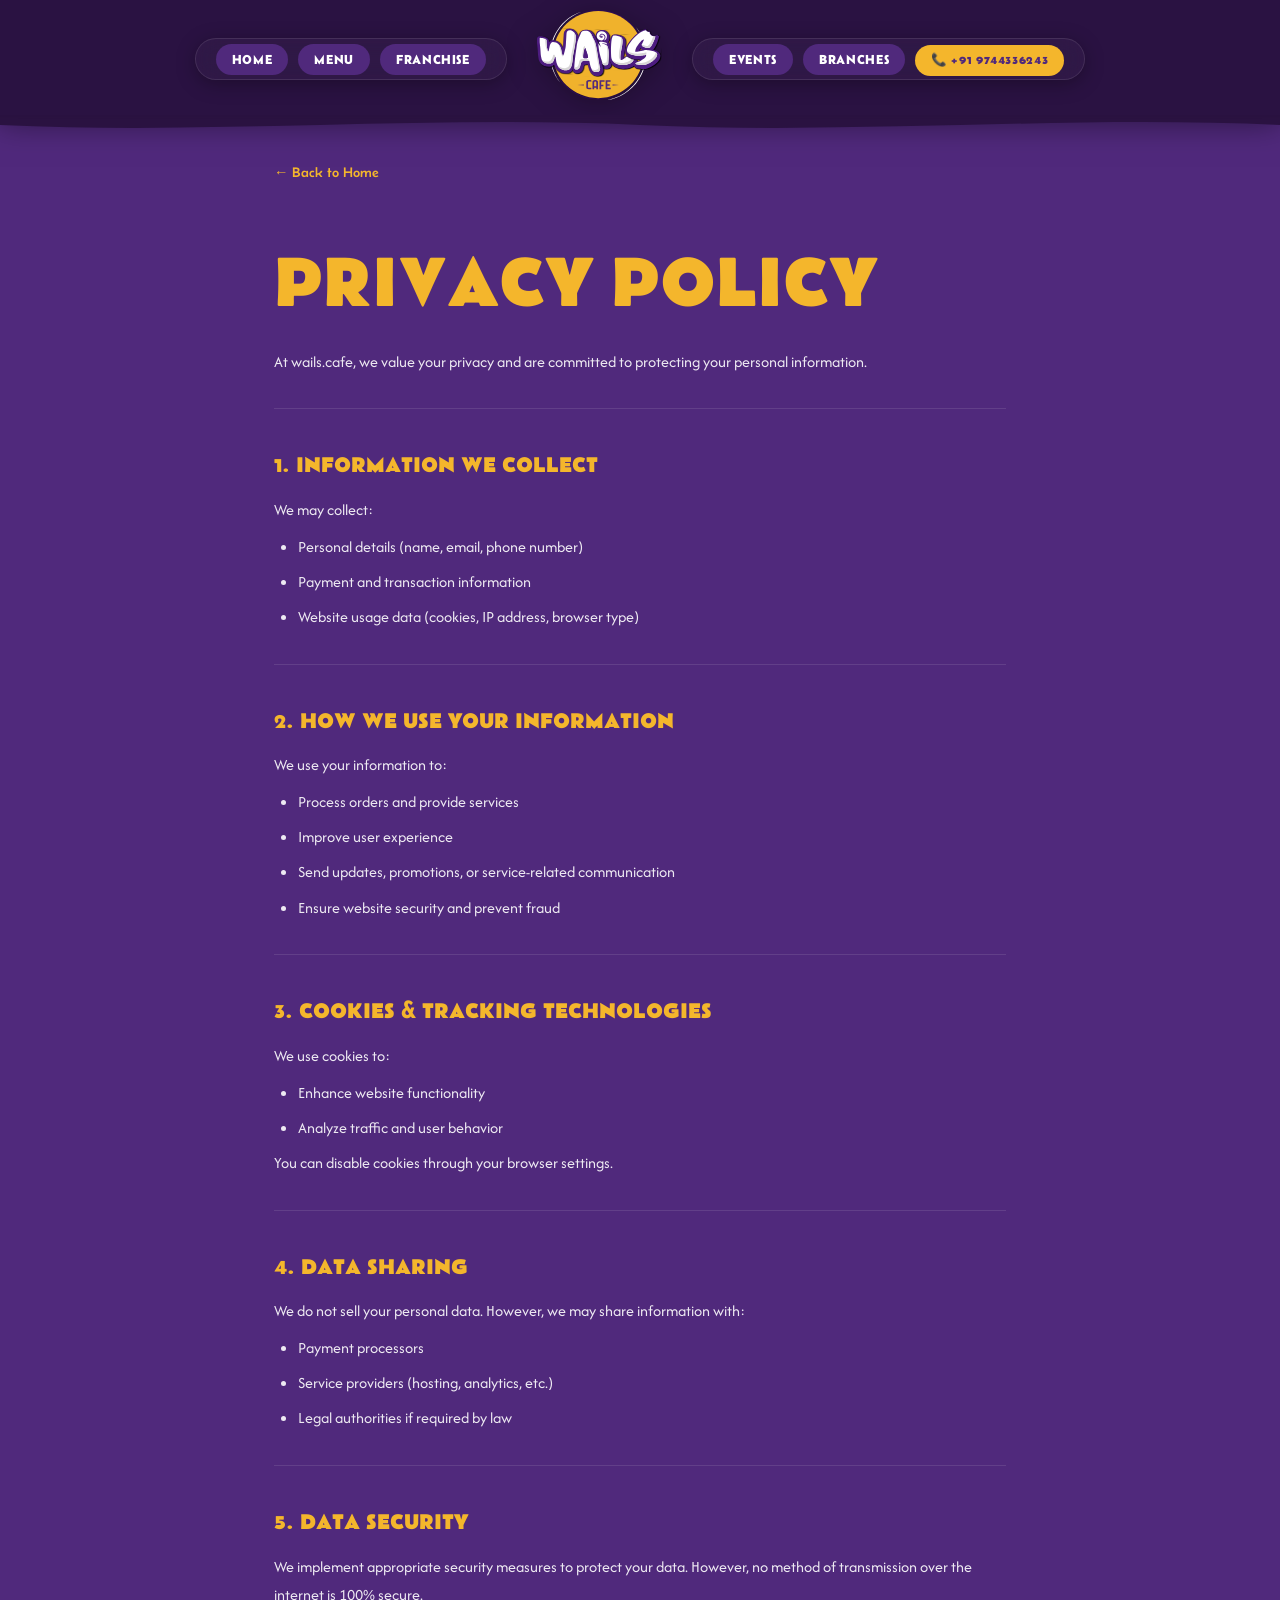
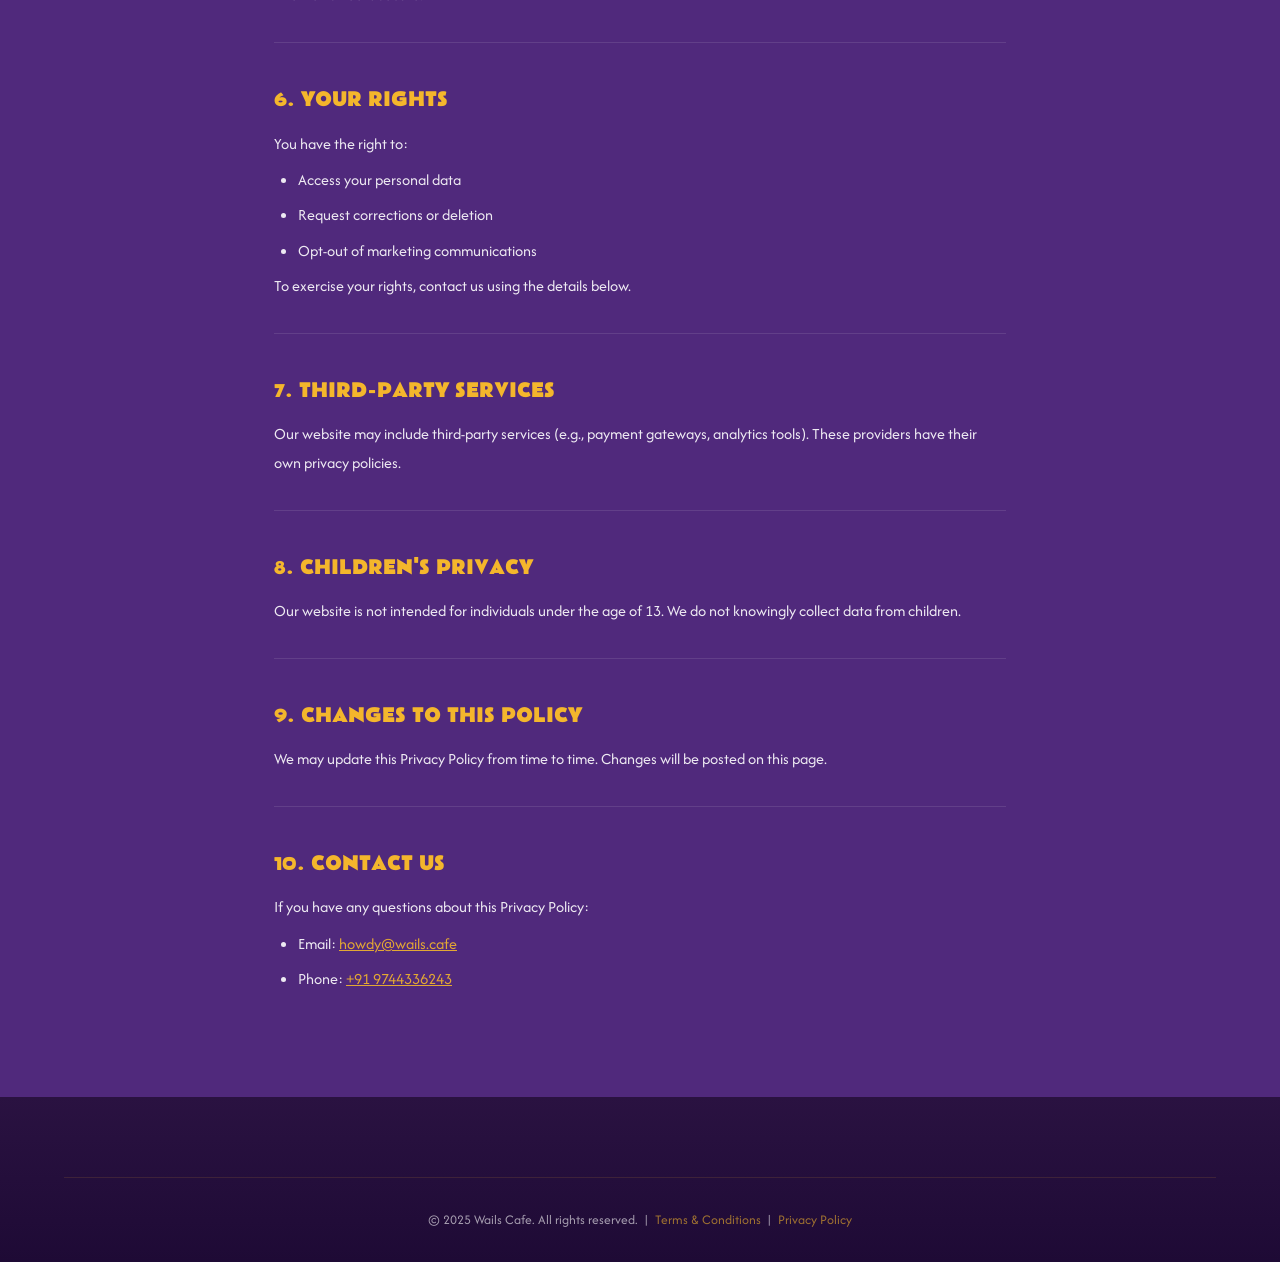
<file: privacy.html>
<!DOCTYPE html>
<html lang="en">
<head>
<meta charset="UTF-8">
<meta name="viewport" content="width=device-width, initial-scale=1.0">
<title>Privacy Policy – Wails Cafe</title>
<meta name="description" content="Privacy Policy for Wails Cafe. Learn how we collect, use, and protect your personal information.">
<link rel="preconnect" href="https://fonts.googleapis.com">
<link rel="preconnect" href="https://fonts.gstatic.com" crossorigin>
<link href="https://fonts.googleapis.com/css2?family=Belanosima:wght@400;600;700&family=Afacad:ital,wght@0,400..700;1,400..700&display=swap" rel="stylesheet">
<link rel="stylesheet" href="style.css">
<style>
  .policy-page { padding: 10rem 0 6rem; min-height: 100vh; background: var(--primary-purple); }
  .policy-box { max-width: 860px; margin: 0 auto; padding: 0 5%; }
  .policy-box h1 { font-size: clamp(2.5rem,6vw,4.5rem); color: var(--accent-yellow); margin-bottom: 0.5rem; }
  .policy-updated { font-size: 0.85rem; opacity: 0.6; margin-bottom: 3rem; font-family: var(--font-body); }
  .policy-box h2 { font-size: 1.4rem; color: var(--accent-yellow); margin: 2.5rem 0 0.8rem; }
  .policy-box p, .policy-box li { font-family: var(--font-body); font-size: 1rem; line-height: 1.8; opacity: 0.9; }
  .policy-box ul { padding-left: 1.5rem; margin-top: 0.5rem; }
  .policy-box li { margin-bottom: 0.4rem; }
  .back-link { display: inline-flex; align-items: center; gap: 8px; color: var(--accent-yellow); text-decoration: none; font-family: var(--font-heading); font-size: 0.9rem; margin-bottom: 3rem; transition: all 0.3s; }
  .back-link:hover { gap: 12px; }
  .policy-divider { border: none; border-top: 1px solid rgba(255,255,255,0.1); margin: 2rem 0; }
</style>
</head>
<body>
<header id="header" class="scrolled">
  <nav>
    <ul class="nav-links nav-left">
      <li><a href="index.html#home">HOME</a></li>
      <li><a href="index.html#menu">MENU</a></li>
      <li><a href="index.html#franchise">FRANCHISE</a></li>
    </ul>
    <div class="logo-container">
      <a href="index.html"><img src="assets/logo.svg" alt="Wails Cafe Logo"></a>
    </div>
    <ul class="nav-links nav-right">
      <li><a href="index.html#events">EVENTS</a></li>
      <li><a href="index.html#branches">BRANCHES</a></li>
      <li><a href="tel:+919744336243" class="nav-phone">📞 +91 9744336243</a></li>
    </ul>
  </nav>
</header>

<main class="policy-page">
  <div class="policy-box">
    <a href="index.html" class="back-link">← Back to Home</a>
    <h1>Privacy Policy</h1>
    
    <p>At wails.cafe, we value your privacy and are committed to protecting your personal information.</p>

    <hr class="policy-divider">
    <h2>1. Information We Collect</h2>
    <p>We may collect:</p>
    <ul>
      <li>Personal details (name, email, phone number)</li>
      <li>Payment and transaction information</li>
      <li>Website usage data (cookies, IP address, browser type)</li>
    </ul>

    <hr class="policy-divider">
    <h2>2. How We Use Your Information</h2>
    <p>We use your information to:</p>
    <ul>
      <li>Process orders and provide services</li>
      <li>Improve user experience</li>
      <li>Send updates, promotions, or service-related communication</li>
      <li>Ensure website security and prevent fraud</li>
    </ul>

    <hr class="policy-divider">
    <h2>3. Cookies &amp; Tracking Technologies</h2>
    <p>We use cookies to:</p>
    <ul>
      <li>Enhance website functionality</li>
      <li>Analyze traffic and user behavior</li>
    </ul>
    <p>You can disable cookies through your browser settings.</p>

    <hr class="policy-divider">
    <h2>4. Data Sharing</h2>
    <p>We do not sell your personal data. However, we may share information with:</p>
    <ul>
      <li>Payment processors</li>
      <li>Service providers (hosting, analytics, etc.)</li>
      <li>Legal authorities if required by law</li>
    </ul>

    <hr class="policy-divider">
    <h2>5. Data Security</h2>
    <p>We implement appropriate security measures to protect your data. However, no method of transmission over the internet is 100% secure.</p>

    <hr class="policy-divider">
    <h2>6. Your Rights</h2>
    <p>You have the right to:</p>
    <ul>
      <li>Access your personal data</li>
      <li>Request corrections or deletion</li>
      <li>Opt-out of marketing communications</li>
    </ul>
    <p>To exercise your rights, contact us using the details below.</p>

    <hr class="policy-divider">
    <h2>7. Third-Party Services</h2>
    <p>Our website may include third-party services (e.g., payment gateways, analytics tools). These providers have their own privacy policies.</p>

    <hr class="policy-divider">
    <h2>8. Children's Privacy</h2>
    <p>Our website is not intended for individuals under the age of 13. We do not knowingly collect data from children.</p>

    <hr class="policy-divider">
    <h2>9. Changes to This Policy</h2>
    <p>We may update this Privacy Policy from time to time. Changes will be posted on this page.</p>

    <hr class="policy-divider">
    <h2>10. Contact Us</h2>
    <p>If you have any questions about this Privacy Policy:</p>
    <ul>
      <li>Email: <a href="mailto:howdy@wails.cafe" style="color:var(--accent-yellow);">howdy@wails.cafe</a></li>
      <li>Phone: <a href="tel:+919744336243" style="color:var(--accent-yellow);">+91 9744336243</a></li>
    </ul>
  </div>
</main>

<footer>
  <div class="footer-main" style="padding: 2rem 0;">
    <div class="container">
      <div class="footer-bottom">
        <p>© 2025 Wails Cafe. All rights reserved. &nbsp;|&nbsp; <a href="terms.html">Terms &amp; Conditions</a> &nbsp;|&nbsp; <a href="privacy.html">Privacy Policy</a></p>
      </div>
    </div>
  </div>
</footer>
</body>
</html>
</file>
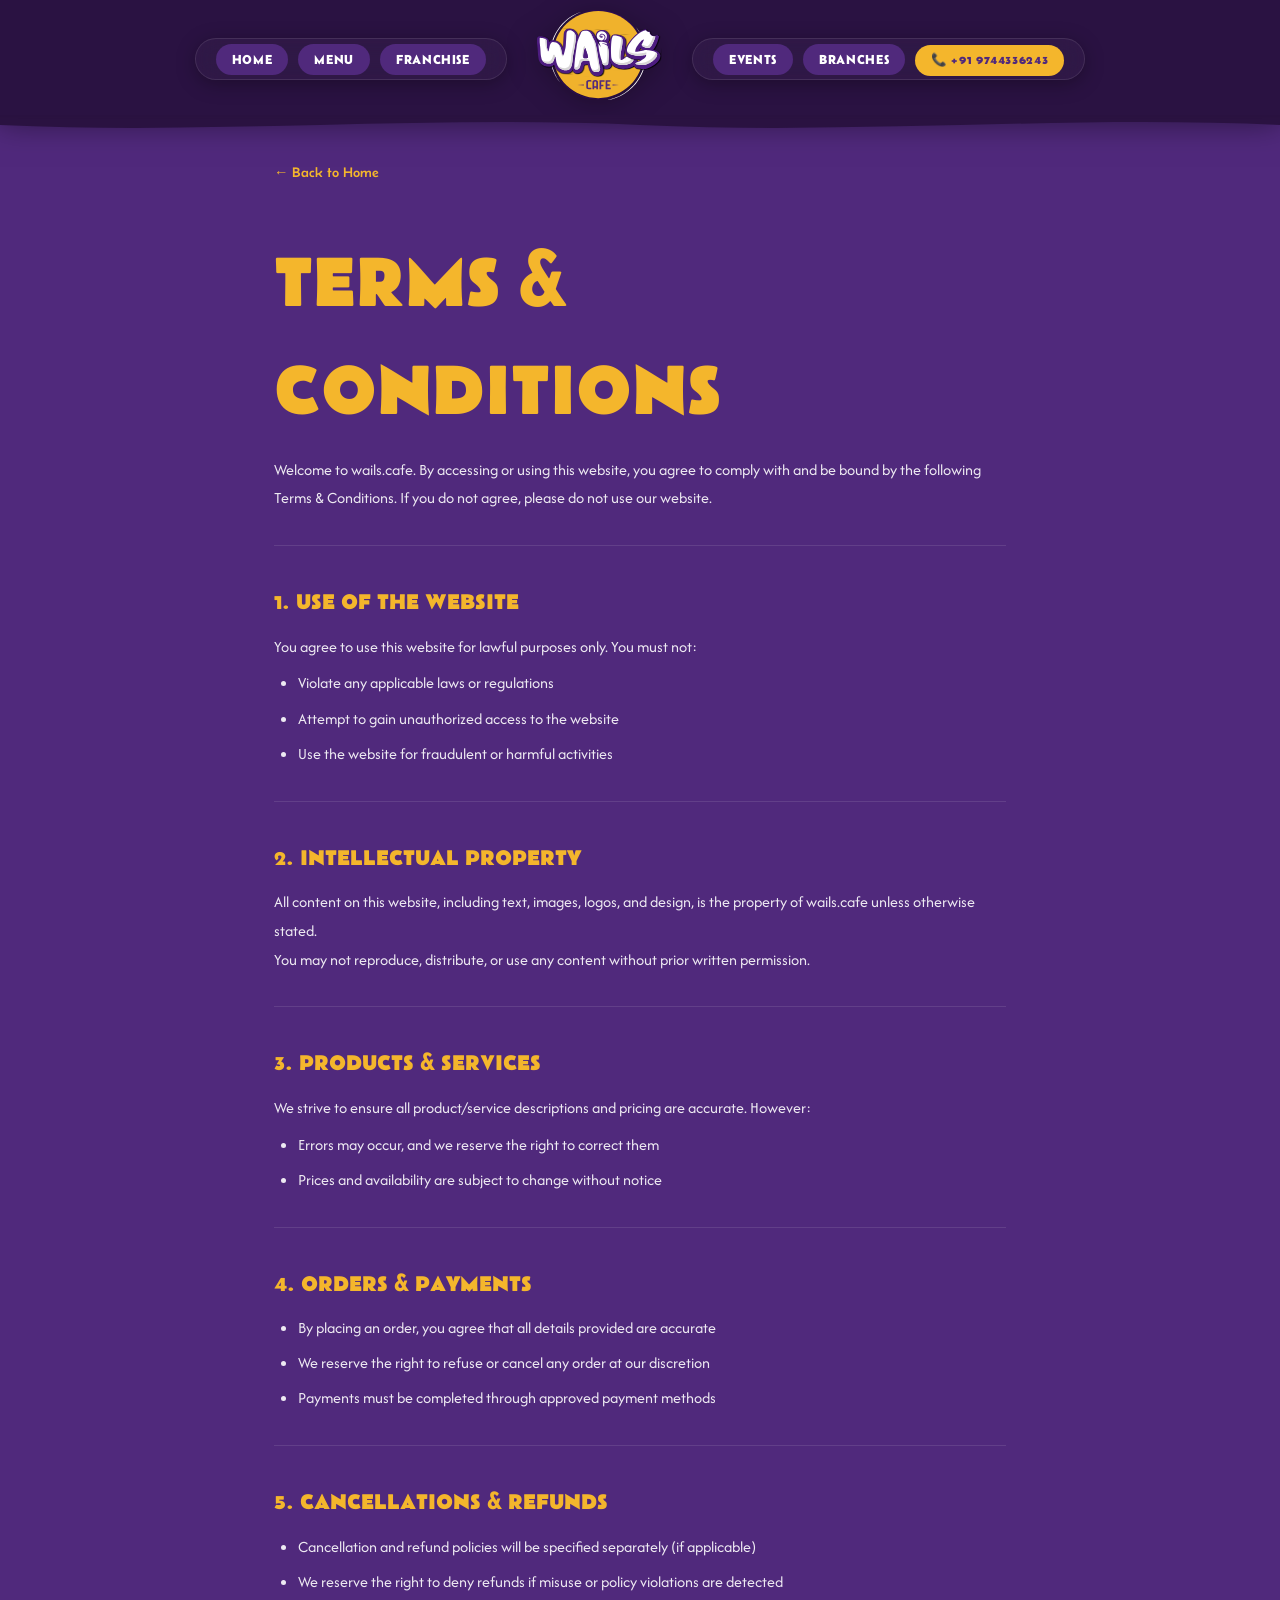
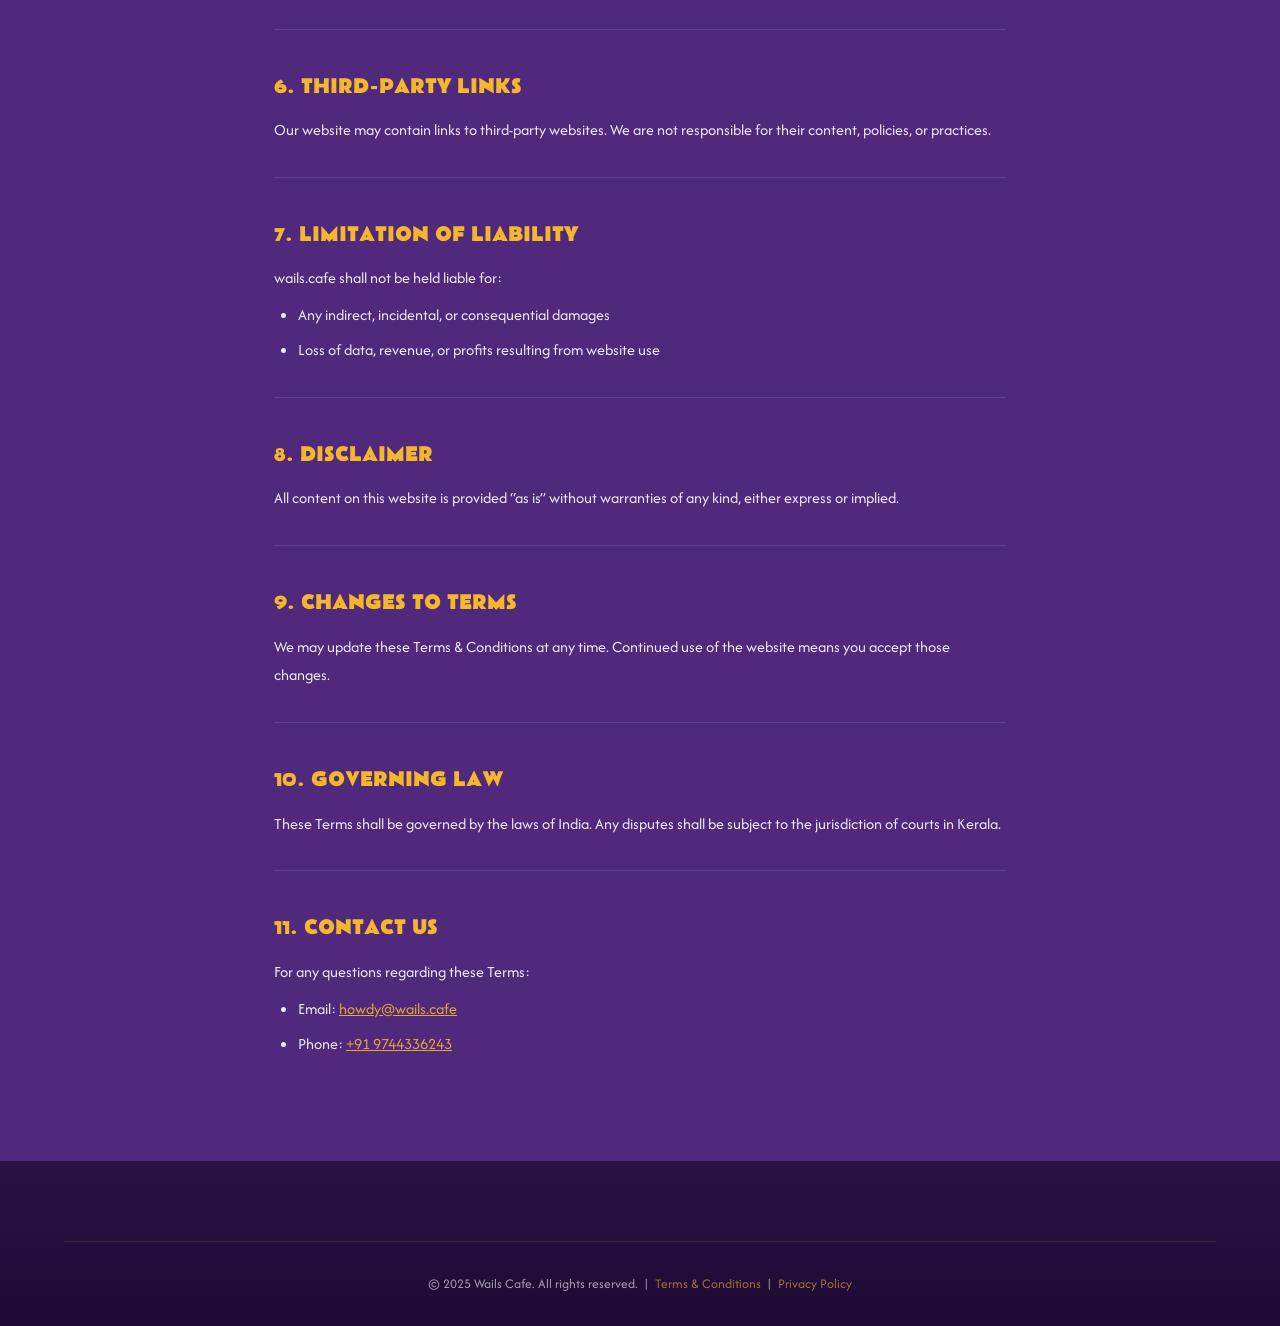
<file: terms.html>
<!DOCTYPE html>
<html lang="en">
<head>
<meta charset="UTF-8">
<meta name="viewport" content="width=device-width, initial-scale=1.0">
<title>Terms & Conditions – Wails Cafe</title>
<meta name="description" content="Terms and Conditions for Wails Cafe. Read our usage policies and guidelines.">
<link rel="preconnect" href="https://fonts.googleapis.com">
<link rel="preconnect" href="https://fonts.gstatic.com" crossorigin>
<link href="https://fonts.googleapis.com/css2?family=Belanosima:wght@400;600;700&family=Afacad:ital,wght@0,400..700;1,400..700&display=swap" rel="stylesheet">
<link rel="stylesheet" href="style.css">
<style>
  .policy-page { padding: 10rem 0 6rem; min-height: 100vh; background: var(--primary-purple); }
  .policy-box { max-width: 860px; margin: 0 auto; padding: 0 5%; }
  .policy-box h1 { font-size: clamp(2.5rem,6vw,4.5rem); color: var(--accent-yellow); margin-bottom: 0.5rem; }
  .policy-updated { font-size: 0.85rem; opacity: 0.6; margin-bottom: 3rem; font-family: var(--font-body); }
  .policy-box h2 { font-size: 1.4rem; color: var(--accent-yellow); margin: 2.5rem 0 0.8rem; }
  .policy-box p, .policy-box li { font-family: var(--font-body); font-size: 1rem; line-height: 1.8; opacity: 0.9; }
  .policy-box ul { padding-left: 1.5rem; margin-top: 0.5rem; }
  .policy-box li { margin-bottom: 0.4rem; }
  .back-link { display: inline-flex; align-items: center; gap: 8px; color: var(--accent-yellow); text-decoration: none; font-family: var(--font-heading); font-size: 0.9rem; margin-bottom: 3rem; transition: all 0.3s; }
  .back-link:hover { gap: 12px; }
  .policy-divider { border: none; border-top: 1px solid rgba(255,255,255,0.1); margin: 2rem 0; }
</style>
</head>
<body>
<header id="header" class="scrolled">
  <nav>
    <ul class="nav-links nav-left">
      <li><a href="index.html#home">HOME</a></li>
      <li><a href="index.html#menu">MENU</a></li>
      <li><a href="index.html#franchise">FRANCHISE</a></li>
    </ul>
    <div class="logo-container">
      <a href="index.html"><img src="assets/logo.svg" alt="Wails Cafe Logo"></a>
    </div>
    <ul class="nav-links nav-right">
      <li><a href="index.html#events">EVENTS</a></li>
      <li><a href="index.html#branches">BRANCHES</a></li>
      <li><a href="tel:+919744336243" class="nav-phone">📞 +91 9744336243</a></li>
    </ul>
  </nav>
</header>

<main class="policy-page">
  <div class="policy-box">
    <a href="index.html" class="back-link">← Back to Home</a>
    <h1>Terms &amp; Conditions</h1>
    <p>Welcome to wails.cafe. By accessing or using this website, you agree to comply with and be bound by the following Terms &amp; Conditions. If you do not agree, please do not use our website.</p>

    <hr class="policy-divider">
    <h2>1. Use of the Website</h2>
    <p>You agree to use this website for lawful purposes only. You must not:</p>
    <ul>
      <li>Violate any applicable laws or regulations</li>
      <li>Attempt to gain unauthorized access to the website</li>
      <li>Use the website for fraudulent or harmful activities</li>
    </ul>

    <hr class="policy-divider">
    <h2>2. Intellectual Property</h2>
    <p>All content on this website, including text, images, logos, and design, is the property of wails.cafe unless otherwise stated.<br>
    You may not reproduce, distribute, or use any content without prior written permission.</p>

    <hr class="policy-divider">
    <h2>3. Products &amp; Services</h2>
    <p>We strive to ensure all product/service descriptions and pricing are accurate. However:</p>
    <ul>
      <li>Errors may occur, and we reserve the right to correct them</li>
      <li>Prices and availability are subject to change without notice</li>
    </ul>

    <hr class="policy-divider">
    <h2>4. Orders &amp; Payments</h2>
    <ul>
      <li>By placing an order, you agree that all details provided are accurate</li>
      <li>We reserve the right to refuse or cancel any order at our discretion</li>
      <li>Payments must be completed through approved payment methods</li>
    </ul>

    <hr class="policy-divider">
    <h2>5. Cancellations &amp; Refunds</h2>
    <ul>
      <li>Cancellation and refund policies will be specified separately (if applicable)</li>
      <li>We reserve the right to deny refunds if misuse or policy violations are detected</li>
    </ul>

    <hr class="policy-divider">
    <h2>6. Third-Party Links</h2>
    <p>Our website may contain links to third-party websites. We are not responsible for their content, policies, or practices.</p>

    <hr class="policy-divider">
    <h2>7. Limitation of Liability</h2>
    <p>wails.cafe shall not be held liable for:</p>
    <ul>
      <li>Any indirect, incidental, or consequential damages</li>
      <li>Loss of data, revenue, or profits resulting from website use</li>
    </ul>

    <hr class="policy-divider">
    <h2>8. Disclaimer</h2>
    <p>All content on this website is provided “as is” without warranties of any kind, either express or implied.</p>

    <hr class="policy-divider">
    <h2>9. Changes to Terms</h2>
    <p>We may update these Terms &amp; Conditions at any time. Continued use of the website means you accept those changes.</p>

    <hr class="policy-divider">
    <h2>10. Governing Law</h2>
    <p>These Terms shall be governed by the laws of India. Any disputes shall be subject to the jurisdiction of courts in Kerala.</p>

    <hr class="policy-divider">
    <h2>11. Contact Us</h2>
    <p>For any questions regarding these Terms:</p>
    <ul>
      <li>Email: <a href="mailto:howdy@wails.cafe" style="color:var(--accent-yellow);">howdy@wails.cafe</a></li>
      <li>Phone: <a href="tel:+919744336243" style="color:var(--accent-yellow);">+91 9744336243</a></li>
    </ul>
  </div>
</main>

<footer>
  <div class="footer-main" style="padding: 2rem 0;">
    <div class="container">
      <div class="footer-bottom">
        <p>© 2025 Wails Cafe. All rights reserved. &nbsp;|&nbsp; <a href="terms.html">Terms &amp; Conditions</a> &nbsp;|&nbsp; <a href="privacy.html">Privacy Policy</a></p>
      </div>
    </div>
  </div>
</footer>
</body>
</html>
</file>
<file: style.css>
@import url('https://fonts.googleapis.com/css2?family=Belanosima:wght@400;600;700&family=Afacad:ital,wght@0,400..700;1,400..700&display=swap');

:root {
  --primary-purple: #50297C;
  --deep-purple: #2A1241;
  --accent-yellow: #F4B62C;
  --light-yellow: #FFD881;
  --light-purple: #BF87FF;
  --text-white: #FFFFFF;
  --font-heading: 'Belanosima', sans-serif;
  --font-body: 'Afacad', sans-serif;
  --transition: all 0.4s cubic-bezier(0.4, 0, 0.2, 1);
}

* { margin: 0; padding: 0; box-sizing: border-box; }
html { scroll-behavior: smooth; }

body {
  font-family: var(--font-body);
  background-color: var(--primary-purple);
  color: var(--text-white);
  overflow-x: hidden;
  line-height: 1.5;
}

h1, h2, h3, h4, button, a.btn, .nav-links a {
  font-family: var(--font-heading);
  text-transform: uppercase;
}

.container { max-width: 1400px; margin: 0 auto; padding: 0 5%; }

/* ── BUTTONS ── */
.btn {
  display: inline-block;
  padding: 0.9rem 2.5rem;
  border-radius: 50px;
  font-family: var(--font-heading);
  font-weight: 600;
  font-size: 0.95rem;
  text-decoration: none;
  text-transform: uppercase;
  cursor: pointer;
  border: none;
  transition: var(--transition);
  letter-spacing: 0.04em;
}
.btn-yellow {
  background: var(--accent-yellow);
  color: var(--primary-purple);
}
.btn-yellow:hover { transform: scale(0.96); box-shadow: 0 8px 30px rgba(244,182,44,0.5); }
.btn-dive, .btn-apply {
  background: var(--primary-purple);
  color: var(--accent-yellow);
}
.btn-hero {
  background: var(--accent-yellow);
  color: var(--primary-purple);
}
.btn:hover { transform: scale(0.96); }

/* ── HEADER ── */
header {
  position: fixed;
  top: 0; left: 0; width: 100%;
  z-index: 1000;
  padding: 20px 5%;
  transition: var(--transition);
}
header.scrolled {
  background: rgba(42,18,65,0.97);
  backdrop-filter: blur(12px);
  padding: 10px 5%;
  box-shadow: 0 4px 20px rgba(0,0,0,0.3);
}
/* Wave shape under sticky header */
header.scrolled::after {
  content: '';
  position: absolute;
  bottom: -18px; left: 0;
  width: 100%; height: 20px;
  background-image: url("data:image/svg+xml,%3Csvg xmlns='http://www.w3.org/2000/svg' viewBox='0 0 1920 20' preserveAspectRatio='none'%3E%3Cpath d='M0,10 C320,20 640,0 960,10 C1280,20 1600,0 1920,10 L1920,0 L0,0 Z' fill='rgba(42,18,65,0.97)'/%3E%3C/svg%3E");
  background-size: 100% 100%;
  pointer-events: none;
  z-index: 999;
}
nav {
  display: flex;
  justify-content: center;
  align-items: center;
  gap: 30px;
}
.nav-links {
  list-style: none;
  display: flex;
  gap: 10px;
}
.nav-links li a {
  background: var(--primary-purple);
  color: var(--text-white);
  padding: 10px 22px;
  border-radius: 40px;
  text-decoration: none;
  font-family: var(--font-heading);
  font-size: 0.8rem;
  font-weight: 600;
  letter-spacing: 0.05em;
  transition: var(--transition);
}
.nav-links li a:hover {
  background: var(--accent-yellow);
  color: var(--primary-purple);
}
.logo-container img { height: 90px; filter: drop-shadow(0 4px 15px rgba(0,0,0,0.3)); }

/* ── HERO ── */
.hero {
  min-height: 100vh;
  position: relative;
  display: flex;
  align-items: center;
  justify-content: center;
  overflow: hidden;
  background: #1A0B2E;
}
.hero-video {
  position: absolute;
  top: 0; left: 0; right: 0; bottom: 0;
  width: 100%; height: 100%;
  object-fit: cover;
  z-index: 0;
}
.hero-overlay {
  position: absolute;
  top: 0; left: 0; right: 0; bottom: 0;
  background: rgba(20, 8, 50, 0.55);
  z-index: 1;
}
.hero-content {
  position: relative;
  z-index: 5;
  display: flex;
  flex-direction: column;
  align-items: center;
  justify-content: center;
  padding-top: 80px;
}
.hero-title {
  font-size: clamp(3rem, 10vw, 8rem);
  line-height: 0.85;
  font-weight: 700;
  color: var(--text-white);
  margin-bottom: 2rem;
  text-align: center;
  text-shadow: 0 4px 30px rgba(0,0,0,0.4);
  animation: heroIn 1.2s cubic-bezier(0.4,0,0.2,1) both;
  position: relative;
  z-index: 10;
}
@keyframes heroIn { from { opacity:0; transform:translateY(40px); } to { opacity:1; transform:translateY(0); } }


.wave-divider-bottom {
  position: absolute;
  bottom: -1px;
  left: 0;
  width: 100%;
  line-height: 0;
  z-index: 10;
  pointer-events: none;
}
.wave-divider-bottom svg {
  display: block;
  width: 100%;
  height: 110px;
}

/* ── ABOUT ── */
.about {
  background: var(--accent-yellow);
  color: var(--primary-purple);
  position: relative;
  padding: 100px 0 140px;
  overflow: hidden;
}
.about-wave-top { position: absolute; top: -2px; left: 0; width: 100%; line-height: 0; }
.about-wave-top svg { display: block; width: 100%; }
.about-svg-bg {
  position: absolute;
  top: 0; left: 0; width: 100%; height: 100%;
  object-fit: cover;
  opacity: 0.15;
  pointer-events: none;
}
.about-inner {
  position: relative; z-index: 1;
  max-width: 1000px;
  margin: 0 auto;
  text-align: center;
  padding: 0 5%;
}
.about-content h2 {
  font-size: clamp(2.5rem, 6vw, 5rem);
  color: var(--primary-purple);
  margin-bottom: 2rem;
}
.about-content p {
  font-family: var(--font-body);
  font-size: 1.05rem;
  font-weight: 500;
  line-height: 1.7;
  color: var(--primary-purple);
  margin-bottom: 1.5rem;
  text-transform: uppercase;
}
.about-content .btn { margin-top: 1rem; }
.uniquely-wails { position: relative; z-index: 1; padding: 4rem 5%; }
.uniquely-inner {
  max-width: 1200px; margin: 0 auto;
  display: grid; grid-template-columns: 1fr 1fr;
  gap: 4rem; align-items: center;
}
.uniquely-text { 
  position: relative; z-index: 10; 
  background: rgba(255,255,255,0.85); 
  padding: 2rem; border-radius: 20px; 
  backdrop-filter: blur(12px);
  text-align: center;
}
.uniquely-text h3 { 
  font-size: clamp(1.8rem, 3vw, 2.8rem); 
  color: var(--primary-purple); 
  margin-bottom: 1.2rem; 
  text-align: center;
}
.uniquely-text p { 
  font-size: 1rem; 
  color: var(--primary-purple); 
  line-height: 1.6; 
  text-align: center;
}
.blob-image-container {
  position: relative;
  border-radius: 50% 40% 60% 40%;
  overflow: hidden;
  box-shadow: 0 20px 60px rgba(80,41,124,0.4);
  aspect-ratio: 1;
  transform: translateZ(0);
  -webkit-transform: translateZ(0);
}
.blob-image-container img { 
  display: block;
  width: 100%; 
  height: 100%; 
  object-fit: cover; 
}
.wave-divider-about-bottom { position: absolute; bottom: -2px; left: 0; width: 100%; line-height: 0; }
.wave-divider-about-bottom svg { display: block; width: 100%; }

/* ── FOOD MENU ── */
.food-menu { 
  padding: 100px 0 140px; 
  background: var(--primary-purple); 
  position: relative; 
}
.section-title {
  font-size: clamp(1.8rem, 4vw, 3.2rem);
  text-align: center;
  margin-bottom: 1.5rem;
  color: var(--text-white);
  position: relative;
  z-index: 10;
  transform: none !important; 
  display: flex;
  justify-content: center;
  width: 100%;
}
.section-subtitle {
  text-align: center;
  font-size: 1rem;
  max-width: 800px;
  margin: 0 auto 3rem;
  opacity: 0.9;
  text-transform: uppercase;
}
.menu-tabs {
  display: flex;
  justify-content: center;
  gap: 8px;
  margin-bottom: 4rem;
  flex-wrap: wrap;
}
.tab-btn {
  padding: 12px 28px;
  border-radius: 8px;
  background: var(--deep-purple);
  border: none;
  color: var(--text-white);
  font-family: var(--font-heading);
  font-weight: 600;
  font-size: 0.85rem;
  cursor: pointer;
  transition: var(--transition);
  text-transform: uppercase;
}
.tab-btn.active, .tab-btn:hover {
  background: var(--accent-yellow);
  color: var(--primary-purple);
}
.menu-content { display: grid; grid-template-columns: 1fr 1fr; gap: 4rem; align-items: start; }
.category-header, .menu-sub-header {
  display: flex; align-items: center; justify-content: center; gap: 15px;
  margin-bottom: 1.5rem; margin-top: 2rem;
}
.category-header h3, .menu-sub-header h3 {
  font-size: 2.5rem; color: var(--accent-yellow);
}
.star-cross-icon {
  width: 40px; height: 40px;
  position: relative; flex-shrink: 0;
}
.star-cross-icon .star-h, .star-cross-icon .star-v {
  position: absolute; background: var(--accent-yellow);
  left: 50%; top: 50%; transform: translate(-50%, -50%);
}
.star-cross-icon .star-h { width: 30px; height: 10px; border-radius: 3px; }
.star-cross-icon .star-v { width: 10px; height: 30px; border-radius: 3px; }
.menu-items { display: flex; flex-direction: column; gap: 1rem; transition: opacity 0.3s, transform 0.3s; }
.menu-item {
  display: flex; justify-content: space-between; align-items: center;
  font-family: var(--font-heading); font-size: 1.1rem; gap: 8px;
}
.item-dots {
  flex-grow: 1; border-bottom: 2px dotted rgba(255,255,255,0.25);
  margin: 0 8px; height: 12px;
}
.price { color: var(--accent-yellow); font-weight: 600; }
.menu-visual { position: sticky; top: 120px; }
.menu-visual img { width: 100%; height: 500px; object-fit: cover; border-radius: 30px; box-shadow: 0 20px 50px rgba(0,0,0,0.4); }

/* ── BEYOND WAILS ── */
.beyond-wails { 
  padding: 100px 0 140px; 
  background: var(--deep-purple); 
  position: relative; 
}
.beyond-layout {
  display: grid; grid-template-columns: 1fr 1.3fr;
  gap: 5rem; align-items: center;
}
.beyond-images { position: relative; height: 550px; }
.beyond-img-1, .beyond-img-2 {
  position: absolute; border-radius: 20px;
  box-shadow: 0 20px 50px rgba(0,0,0,0.5);
  object-fit: cover;
}
.beyond-img-1 { width: 320px; height: 380px; top: 0; left: 0; transform: rotate(-6deg); z-index: 2; }
.beyond-img-2 { width: 280px; height: 340px; bottom: 0; right: 0; transform: rotate(4deg); z-index: 1; }
.beyond-text h2 { font-size: clamp(1.8rem, 3.5vw, 3rem); margin-bottom: 1.5rem; line-height: 1.1; }
.beyond-text > p { font-size: 1rem; line-height: 1.7; opacity: 0.9; margin-bottom: 2rem; }
.beyond-list { list-style: none; margin-bottom: 2.5rem; }
.beyond-list li { padding: 0.5rem 0; font-size: 1rem; display: flex; align-items: flex-start; gap: 10px; }
.bullet-star { color: var(--light-purple); font-size: 1.2rem; flex-shrink: 0; }

/* ── FRANCHISE ── */
.franchise { 
  padding: 100px 0 140px; 
  background: var(--primary-purple); 
  position: relative; 
}
.franchise-grid {
  display: grid; grid-template-columns: repeat(2, 1fr);
  gap: 3rem; margin: 4rem 0 3rem;
  align-items: stretch;
}
.franchise-card {
  background: var(--primary-purple);
  border-radius: 24px; overflow: hidden;
  transition: var(--transition);
}
.franchise-card:hover { transform: translateY(-8px); box-shadow: 0 20px 40px rgba(0,0,0,0.4); }
.card-img img { width: 100%; height: 240px; object-fit: cover; }
.card-info { padding: 1.8rem; }
.card-info h4 { font-size: 1.1rem; color: var(--accent-yellow); margin-bottom: 0.8rem; }
.card-info p { font-size: 0.9rem; line-height: 1.6; opacity: 0.85; }
.franchise-cta { text-align: center; }

/* ── FRANCHISE FORM ── */
.franchise-form {
  background: var(--primary-purple);
  padding: 3rem 2.5rem;
  border-radius: 24px;
  display: flex;
  flex-direction: column;
}
.franchise-form h3 {
  color: var(--accent-yellow);
  font-size: 2rem;
  margin-bottom: 0.5rem;
  text-align: center;
}
.form-group {
  display: flex;
  flex-direction: column;
  gap: 0.6rem;
  margin-bottom: 1.2rem;
}
.form-group label {
  font-size: 0.95rem;
  font-weight: 600;
  opacity: 0.9;
  letter-spacing: 0.5px;
}
.form-control {
  background: rgba(255,255,255,0.05);
  border: 1px solid rgba(255,255,255,0.15);
  color: white;
  padding: 1rem 1.2rem;
  border-radius: 12px;
  font-family: var(--font-body);
  font-size: 1rem;
  transition: var(--transition);
}
.form-control:focus {
  outline: none;
  border-color: var(--accent-yellow);
  background: rgba(255,255,255,0.1);
}
.form-control::placeholder {
  color: rgba(255,255,255,0.4);
}
.form-submit {
  margin-top: 1rem;
  width: 100%;
  border: none;
  font-size: 1.1rem;
  cursor: pointer;
}

/* ── PARTNER ── */
.contact-section { 
  padding: 100px 0; 
  background-image: linear-gradient(rgba(42, 18, 65, 0.85), rgba(42, 18, 65, 0.85)), url('assets/secback.png');
  background-size: cover;
  background-position: center;
  position: relative; 
  z-index: 1;
}
.partner-layout {
  display: flex; justify-content: space-between;
  align-items: center; gap: 4rem;
}
.partner-food-img { width: 320px; flex-shrink: 0; }
.partner-food-img img {
  width: 100%; border-radius: 50%;
  box-shadow: 0 20px 50px rgba(0,0,0,0.4);
  aspect-ratio: 1; object-fit: cover;
}
.partner-text { text-align: center; flex: 1; }
.partner-text h2 { font-size: clamp(2rem, 4vw, 3.5rem); margin-bottom: 2rem; }
.partner-text p { font-size: 1rem; line-height: 1.7; opacity: 0.9; margin-bottom: 2.5rem; }

/* ── EVENTS ── */
.events { 
  padding: 100px 0 140px; 
  background: var(--deep-purple); 
  position: relative; 
}
.offer-banner {
  background: var(--accent-yellow);
  border-radius: 30px;
  display: flex;
  justify-content: space-between;
  align-items: center;
  overflow: hidden;
  position: relative;
  margin-top: 3rem;
  box-shadow: 0 25px 50px rgba(0,0,0,0.5);
  min-height: 500px;
}
.offer-banner-content {
  padding: 4rem;
  z-index: 2;
  flex: 1;
}
.offer-title {
  font-family: var(--font-heading);
  font-size: 4rem;
  line-height: 1.1;
  color: var(--primary-purple);
  text-transform: none;
}
.offer-subtitle {
  font-family: var(--font-body);
  color: var(--primary-purple);
  font-size: 1.5rem;
  font-weight: 600;
  margin-top: 10px;
}
.offer-promo {
  margin-top: 2.5rem;
  display: flex;
  flex-direction: column;
}
.promo-buy-wrap {
  display: flex;
  align-items: flex-start;
  gap: 10px;
}
.buy-text-container {
  font-family: var(--font-heading);
  font-size: 2.5rem;
  font-weight: 800;
  color: white;
  writing-mode: vertical-rl;
  transform: rotate(180deg);
  line-height: 1;
}
.buy-number {
  font-family: var(--font-heading);
  font-size: 7rem;
  font-weight: 900;
  color: white;
  line-height: 0.8;
}
.promo-burgers {
  font-family: var(--font-heading);
  font-size: 3rem;
  font-weight: 900;
  color: var(--primary-purple);
  line-height: 1;
  margin-top: 10px;
}
.promo-get {
  font-family: var(--font-heading);
  font-size: 3rem;
  font-weight: 900;
  color: white;
  line-height: 1;
  margin-top: 5px;
}
.promo-free {
  font-family: var(--font-heading);
  font-size: 1.5rem;
  font-weight: 800;
  color: var(--primary-purple);
  line-height: 1.2;
}
.promo-free span {
  color: white;
}
.offer-images {
  position: relative;
  flex: 1.2;
  height: 500px;
  display: flex;
  justify-content: center;
  align-items: flex-end;
}
.offer-decoration {
  position: absolute;
  top: 0;
  right: 0;
  width: 180px;
  z-index: 0;
  opacity: 0.8;
}
.shake-container {
  position: absolute;
  bottom: 60px;
  left: 50%;
  transform: translateX(-50%);
  width: 250px;
  height: 380px;
  z-index: 1;
  border-radius: 125px / 190px;
  overflow: hidden;
  box-shadow: 0 10px 30px rgba(0,0,0,0.2);
}
.offer-shake {
  width: 100%;
  height: 100%;
  object-fit: cover;
}
.offer-burger-1 {
  position: absolute;
  bottom: -20px;
  left: 5%;
  height: 280px;
  z-index: 2;
  transform: rotate(-5deg);
}
.offer-burger-2 {
  position: absolute;
  bottom: -20px;
  right: 5%;
  height: 290px;
  z-index: 3;
  transform: rotate(5deg);
}

/* ── BRANCHES ── */
.branches { 
  padding: 100px 0 140px; 
  background: var(--primary-purple); 
  position: relative; 
}
.branches-grid { display: grid; grid-template-columns: repeat(3, 1fr); gap: 2.5rem; margin-top: 3rem; }
.branch-card { position: relative; border-radius: 24px; overflow: hidden; box-shadow: 0 15px 40px rgba(0,0,0,0.4); }
.branch-card img { width: 100%; height: 440px; object-fit: cover; transition: var(--transition); display: block; }
.branch-card:hover img { transform: scale(1.07); }
.branch-overlay {
  position: absolute; bottom: 0; left: 0; right: 0;
  background: linear-gradient(transparent, rgba(0,0,0,0.85));
  padding: 2rem 1.5rem;
}
.branch-tag {
  display: inline-block;
  background: var(--accent-yellow);
  color: var(--primary-purple);
  padding: 8px 20px; border-radius: 40px;
  font-family: var(--font-heading); font-weight: 700;
  font-size: 0.95rem; margin-bottom: 0.8rem;
}
.branch-addr { font-size: 0.78rem; opacity: 0.85; line-height: 1.4; }

/* ── VOICES ── */
.voices {
  position: relative; background: var(--primary-purple);
  padding: 6rem 0 8rem;
}
.wave-divider-voices-top { position: absolute; top: -2px; left: 0; width: 100%; line-height: 0; }
.wave-divider-voices-top svg { display: block; width: 100%; }
.voices-slider {
  display: flex; justify-content: center;
  gap: 2rem; margin: 3rem 0;
  flex-wrap: wrap;
}
.voices-slider img {
  width: 220px; height: 320px; border-radius: 24px;
  object-fit: cover; box-shadow: 0 20px 50px rgba(0,0,0,0.4);
  transition: var(--transition);
}
.voices-slider img:hover { transform: scale(1.05) rotate(2deg); }
.voices-cta { text-align: center; }

/* ── SOCIAL MEDIA ── */
.social-media { 
  padding: 100px 0 140px; 
  background: var(--accent-yellow); 
  position: relative; 
  overflow-x: hidden; 
}
.social-grid {
  display: grid; grid-template-columns: repeat(5, 1fr);
  gap: 1.5rem; margin: 3rem 0;
}
.social-grid img {
  width: 100%; aspect-ratio: 1; object-fit: cover;
  border-radius: 20px; box-shadow: 0 10px 25px rgba(0,0,0,0.3);
  transition: var(--transition);
}
.social-grid img:hover { transform: translateY(-8px) scale(1.03); }
.social-cta { text-align: center; }

/* ── FOOTER ── */
footer { background: var(--deep-purple); position: relative; }
.footer-wave-top { line-height: 0; }
.footer-wave-top svg { display: block; width: 100%; }
.footer-yellow-bar { background: var(--accent-yellow); padding: 1rem 0; }
.footer-nav {
  display: flex; justify-content: center;
  gap: 2.5rem; flex-wrap: wrap;
}
.footer-nav a {
  color: var(--primary-purple); text-decoration: none;
  font-family: var(--font-body); font-size: 1rem; font-weight: 500;
  transition: var(--transition);
}
.footer-nav a:hover { opacity: 0.7; }
.footer-main { padding: 5rem 0 3rem; }
.footer-grid {
  display: grid;
  grid-template-columns: 1.5fr 1fr 1.8fr 1fr;
  gap: 4rem; align-items: flex-start;
}
.footer-brand img { height: 100px; margin-bottom: 1.5rem; display: block; }
.footer-brand p { font-size: 0.9rem; opacity: 0.8; line-height: 1.6; }
.footer-links h4, .footer-contact h4, .footer-social h4 {
  font-family: var(--font-heading); font-size: 1rem;
  color: var(--accent-yellow); margin-bottom: 1.5rem;
}
.footer-links ul { list-style: none; display: flex; flex-direction: column; gap: 0.8rem; }
.footer-links a {
  color: var(--text-white); text-decoration: none;
  font-family: var(--font-heading); font-size: 0.9rem;
  transition: var(--transition);
}
.footer-links a:hover { color: var(--accent-yellow); }
.footer-contact p {
  display: flex; align-items: flex-start; gap: 10px;
  font-size: 0.85rem; opacity: 0.85; margin-bottom: 1rem; line-height: 1.5;
}
.contact-icon { flex-shrink: 0; }
.social-icons { display: flex; gap: 1.5rem; margin-top: 0.5rem; }
.social-icons a { color: var(--text-white); transition: var(--transition); }
.social-icons a:hover { color: var(--accent-yellow); transform: translateY(-4px); }
.footer-bottom { border-top: 1px solid rgba(255,255,255,0.1); margin-top: 3rem; padding-top: 2rem; text-align: center; opacity: 0.6; font-size: 0.85rem; }

/* ── REVEAL ANIMATIONS ── */
.reveal { opacity: 0; transform: translateY(20px); transition: all 0.8s cubic-bezier(0.23, 1, 0.32, 1); }
.reveal.active { opacity: 1; transform: translateY(0); }

/* ── RESPONSIVE ── */
@media (max-width: 1100px) {
  .footer-grid { grid-template-columns: 1fr 1fr; gap: 3rem; }
  .partner-layout { flex-direction: column; }
  .partner-food-img { width: 250px; }
}
@media (max-width: 1024px) {
  .branches-grid, .franchise-grid, .menu-content, .uniquely-inner, .beyond-layout { grid-template-columns: 1fr; }
  .social-grid { grid-template-columns: repeat(3, 1fr); }
  .beyond-images { height: 350px; }
  .beyond-img-1 { width: 200px; height: 250px; }
  .beyond-img-2 { width: 180px; height: 220px; }
}
@media (max-width: 768px) {
  .hero-title { font-size: 4rem; }
  .offer-banner { flex-direction: column; text-align: center; }
  .offer-banner-content { padding: 3rem 2rem 0; width: 100%; }
  .promo-buy-wrap { justify-content: center; align-items: center; flex-direction: column; }
  .buy-text-container { writing-mode: horizontal-tb; transform: none; font-size: 3rem; }
  .offer-images { height: 350px; width: 100%; align-items: center; margin-top: 2rem; overflow: hidden; }
  .offer-shake { height: 250px; bottom: 50px; }
  .offer-burger-1 { height: 180px; left: -10%; }
  .offer-burger-2 { height: 190px; right: -10%; }
  .circle-border { width: 180px; height: 180px; }
  .footer-grid { grid-template-columns: 1fr; }
  nav { flex-direction: column; gap: 15px; }
  .social-grid { grid-template-columns: repeat(2, 1fr); }
  .voices-slider img { width: 160px; height: 240px; }
}

/* ── NAV PHONE ── */
.nav-phone {
  background: var(--accent-yellow) !important;
  color: var(--primary-purple) !important;
  font-family: var(--font-heading) !important;
  font-weight: 700 !important;
  font-size: 0.78rem !important;
  letter-spacing: 0.03em;
  white-space: nowrap !important;
}
.nav-phone:hover { background: #fff !important; }

/* ── ORDER POPUP ── */
.order-popup-overlay {
  position: fixed; inset: 0; z-index: 9999;
  background: rgba(20,8,40,0.88);
  display: flex; align-items: center; justify-content: center;
  opacity: 0; pointer-events: none;
  transition: opacity 0.35s ease;
  backdrop-filter: blur(6px);
}
.order-popup-overlay.open { opacity: 1; pointer-events: all; }
.order-popup-box {
  background: var(--deep-purple);
  border: 2px solid var(--accent-yellow);
  border-radius: 28px;
  padding: 3rem 3.5rem;
  text-align: center;
  position: relative;
  max-width: 480px; width: 90%;
  animation: popIn 0.4s cubic-bezier(0.4,0,0.2,1) both;
}
@keyframes popIn { from { transform: scale(0.8) translateY(30px); opacity: 0; } to { transform: scale(1) translateY(0); opacity: 1; } }
.popup-close {
  position: absolute; top: 16px; right: 20px;
  background: none; border: none; color: var(--text-white);
  font-size: 1.8rem; cursor: pointer; line-height: 1;
  transition: var(--transition);
}
.popup-close:hover { color: var(--accent-yellow); transform: rotate(90deg); }
.popup-logo { height: 70px; margin-bottom: 1rem; }
.popup-title { font-size: 2rem; color: var(--accent-yellow); margin-bottom: 0.5rem; }
.popup-sub { font-size: 0.95rem; opacity: 0.8; margin-bottom: 2rem; }
.popup-btns { display: flex; flex-direction: column; gap: 1rem; }
.popup-platform {
  display: flex; align-items: center; justify-content: center;
  gap: 14px; padding: 1rem 2rem; border-radius: 16px;
  text-decoration: none; font-family: var(--font-heading);
  font-weight: 700; font-size: 1.1rem; color: #fff;
  transition: var(--transition);
}
.popup-platform.swiggy { background: linear-gradient(135deg, #FC8019, #f96b00); }
.popup-platform.zomato { background: linear-gradient(135deg, #E23744, #c41c2a); }
.popup-platform:hover { transform: scale(1.04); box-shadow: 0 8px 25px rgba(0,0,0,0.4); }
.popup-platform span { font-size: 1rem; }

/* ── BRANCH COMING SOON ── */
.branch-tag.coming { background: var(--light-purple); color: var(--deep-purple); }

/* ── CONTACT SECTION ── */
/* Contact section layout handled below */
.contact-layout {
  display: grid; grid-template-columns: 1fr 1.4fr;
  gap: 3rem; margin-top: 3rem; align-items: start;
}
.contact-addresses { display: flex; flex-direction: column; gap: 1.5rem; }
.address-card {
  display: flex; align-items: flex-start; gap: 1rem;
  background: rgba(255,255,255,0.06);
  border: 1px solid rgba(244,182,44,0.2);
  border-radius: 18px; padding: 1.5rem;
  transition: var(--transition);
}
.address-card:hover { border-color: var(--accent-yellow); background: rgba(244,182,44,0.08); }
.address-icon { font-size: 1.6rem; flex-shrink: 0; margin-top: 2px; }
.address-card h4 { font-family: var(--font-heading); font-size: 1rem; color: var(--accent-yellow); margin-bottom: 0.4rem; }
.address-card p { font-size: 0.9rem; opacity: 0.85; line-height: 1.5; }
.map-link {
  display: inline-block; margin-top: 0.6rem;
  color: var(--accent-yellow); text-decoration: none;
  font-family: var(--font-heading); font-size: 0.85rem;
  transition: var(--transition);
}
.map-link:hover { letter-spacing: 0.05em; }
.contact-tel {
  color: var(--accent-yellow); text-decoration: none;
  font-family: var(--font-heading); font-size: 1.1rem;
  font-weight: 700; transition: var(--transition);
}
.contact-tel:hover { opacity: 0.8; }
.contact-map {
  height: 480px; border-radius: 24px; overflow: hidden;
  border: 2px solid rgba(244,182,44,0.3);
  box-shadow: 0 20px 50px rgba(0,0,0,0.4);
}
.contact-map iframe { width: 100%; height: 100%; border: 0; display: block; }

/* ── DELIVERY WIDGETS (FOOTER) ── */
.delivery-widgets { margin-top: 1.5rem; }
.delivery-widgets h4 { color: var(--accent-yellow); font-family: var(--font-heading); margin-bottom: 0.8rem; font-size: 0.85rem; }
.delivery-btn {
  display: flex; align-items: center; gap: 10px;
  padding: 10px 18px; border-radius: 12px;
  text-decoration: none; font-family: var(--font-heading);
  font-weight: 700; font-size: 0.9rem; color: #fff;
  margin-bottom: 0.6rem; transition: var(--transition);
}
.swiggy-btn { background: #FC8019; }
.zomato-btn { background: #E23744; }
.delivery-btn:hover { transform: translateX(4px); filter: brightness(1.1); }

/* ── FOOTER BOTTOM LINKS ── */
.footer-bottom a {
  color: var(--accent-yellow); text-decoration: none;
  transition: var(--transition);
}
.footer-bottom a:hover { opacity: 0.7; }

@media (max-width: 900px) {
  .contact-layout { grid-template-columns: 1fr; }
  .contact-map { height: 320px; }
}

/* ── ABOUT FLOATING SHAPES ── */
.about { overflow: hidden; }
.about-float-shape {
  position: absolute;
  z-index: 0;
  pointer-events: none;
  opacity: 0.9;
}
.about-float-left {
  width: clamp(180px, 20vw, 300px);
  left: -40px;
  bottom: 120px;
  transform: rotate(-15deg);
  filter: drop-shadow(0 10px 30px rgba(80,41,124,0.25));
}
.about-float-right {
  width: clamp(160px, 18vw, 260px);
  right: -30px;
  top: 60px;
  transform: rotate(12deg);
  filter: drop-shadow(0 10px 30px rgba(80,41,124,0.25));
}
.about-inner { position: relative; z-index: 1; }
.uniquely-wails { position: relative; z-index: 1; }

/* ── SOCIAL MEDIA – YELLOW BG ── */
.social-media-yellow {
  background: var(--accent-yellow) !important;
  padding: 5rem 0 4rem;
}

/* ── INSTAGRAM GRID ── */
.insta-grid {
  display: grid;
  grid-template-columns: repeat(5, 1fr);
  gap: 1.2rem;
  margin: 3rem 0 2.5rem;
}
.insta-card {
  position: relative;
  border-radius: 20px;
  overflow: hidden;
  aspect-ratio: 9/16;
  display: block;
  box-shadow: 0 12px 35px rgba(80,41,124,0.35);
  transition: transform 0.35s cubic-bezier(0.4,0,0.2,1), box-shadow 0.35s;
}
.insta-card img {
  width: 100%;
  height: 100%;
  object-fit: cover;
  display: block;
  transition: transform 0.4s ease;
}
.insta-card:hover { transform: translateY(-8px) scale(1.02); box-shadow: 0 20px 50px rgba(80,41,124,0.5); }
.insta-card:hover img { transform: scale(1.06); }
.insta-overlay {
  position: absolute;
  inset: 0;
  background: linear-gradient(to top, rgba(80,41,124,0.8) 0%, rgba(80,41,124,0.15) 60%, transparent 100%);
  display: flex;
  flex-direction: column;
  align-items: center;
  justify-content: center;
  gap: 10px;
  opacity: 0;
  transition: opacity 0.3s ease;
}
.insta-card:hover .insta-overlay { opacity: 1; }
.insta-play-icon {
  width: 56px;
  height: 56px;
  filter: drop-shadow(0 4px 12px rgba(0,0,0,0.4));
  transition: transform 0.3s;
}
.insta-card:hover .insta-play-icon { transform: scale(1.15); }
.insta-label {
  color: #fff;
  font-family: var(--font-heading);
  font-size: 0.75rem;
  font-weight: 700;
  text-transform: uppercase;
  letter-spacing: 0.06em;
  text-align: center;
}

/* ── INSTAGRAM FOLLOW BUTTON ── */
.btn-insta {
  display: inline-flex;
  align-items: center;
  gap: 10px;
  background: linear-gradient(135deg, #833ab4, #fd1d1d, #fcb045);
  color: #fff;
  padding: 1rem 2.5rem;
  border-radius: 50px;
  font-family: var(--font-heading);
  font-weight: 700;
  font-size: 1rem;
  text-decoration: none;
  transition: var(--transition);
  box-shadow: 0 8px 25px rgba(131,58,180,0.4);
}
.btn-insta:hover { transform: scale(0.97); box-shadow: 0 12px 35px rgba(131,58,180,0.6); }

@media (max-width: 1024px) {
  .insta-grid { grid-template-columns: repeat(3, 1fr); }
  .about-float-left, .about-float-right { display: none; }
}
@media (max-width: 600px) {
  .insta-grid { grid-template-columns: repeat(2, 1fr); }
}

/* ══════════════════════════════════════════
   PAGE LOADER
══════════════════════════════════════════ */
.page-loader {
  position: fixed; inset: 0; z-index: 99999;
  background: var(--deep-purple);
  display: flex; align-items: center; justify-content: center;
  transition: opacity 0.7s ease, visibility 0.7s ease;
  overflow: hidden;
}
.page-loader::before {
  content: '';
  position: absolute; inset: 0;
  background: linear-gradient(135deg, #50297C 0%, #2A1241 40%, #F4B62C 100%);
  animation: loaderFlash 1.2s ease-in-out infinite alternate;
  opacity: 0.6;
}
@keyframes loaderFlash {
  0%   { background: linear-gradient(135deg, #2A1241 0%, #50297C 60%, #2A1241 100%); }
  33%  { background: linear-gradient(200deg, #50297C 0%, #F4B62C 50%, #50297C 100%); }
  66%  { background: linear-gradient(60deg,  #F4B62C 0%, #50297C 50%, #F4B62C 100%); }
  100% { background: linear-gradient(135deg, #2A1241 0%, #F4B62C 40%, #50297C 100%); }
}
.page-loader.hidden { opacity: 0; visibility: hidden; pointer-events: none; }
.loader-inner { text-align: center; }
.loader-logo {
  width: 120px; height: 120px;
  animation: loaderSpin 1.2s ease-in-out infinite alternate,
             loaderBounce 1.8s ease-in-out infinite;
  filter: drop-shadow(0 0 20px rgba(244,182,44,0.7));
}
@keyframes loaderSpin {
  from { transform: rotate(-8deg) scale(0.95); }
  to   { transform: rotate(8deg)  scale(1.08); }
}
@keyframes loaderBounce {
  0%,100% { transform: translateY(0); }
  50%      { transform: translateY(-12px); }
}
.loader-bar {
  width: 160px; height: 4px; background: rgba(255,255,255,0.15);
  border-radius: 4px; margin: 20px auto 0; overflow: hidden;
}
.loader-fill {
  height: 100%; width: 0%;
  background: linear-gradient(90deg, var(--accent-yellow), #ff6b35);
  border-radius: 4px;
  animation: loaderProgress 1.5s ease-in-out forwards;
}
@keyframes loaderProgress { to { width: 100%; } }

/* ══════════════════════════════════════════
   HAMBURGER MENU
══════════════════════════════════════════ */
.ham-btn {
  display: none;
  flex-direction: column; gap: 5px;
  background: none; border: none; cursor: pointer;
  padding: 8px; z-index: 200; margin-left: auto;
  position: absolute; right: 5%;
}
.ham-btn span {
  display: block; width: 26px; height: 3px;
  background: var(--text-white); border-radius: 3px;
  transition: var(--transition);
}
.ham-btn.open span:nth-child(1) { transform: translateY(8px) rotate(45deg); }
.ham-btn.open span:nth-child(2) { opacity: 0; transform: scaleX(0); }
.ham-btn.open span:nth-child(3) { transform: translateY(-8px) rotate(-45deg); }

.mobile-menu {
  display: none !important;
  flex-direction: column;
  background: rgba(30,10,55,0.98);
  padding: 1.5rem 2rem;
  gap: 0.8rem;
  border-top: 2px solid var(--accent-yellow);
  position: absolute; top: 100%; left: 0; right: 0;
  z-index: 500; box-shadow: 0 12px 40px rgba(0,0,0,0.6);
  transform: translateY(-10px); opacity: 0;
  transition: opacity 0.3s ease, transform 0.3s ease;
  pointer-events: none;
  backdrop-filter: blur(10px);
}
.mobile-menu.open {
  display: flex !important; opacity: 1; transform: translateY(0); pointer-events: all;
}
.mob-link {
  font-family: var(--font-heading); font-size: 1.1rem;
  color: var(--text-white); text-decoration: none;
  padding: 0.6rem 0; border-bottom: 1px solid rgba(255,255,255,0.08);
  transition: var(--transition); letter-spacing: 0.05em;
}
.mob-link:hover { color: var(--accent-yellow); padding-left: 8px; }
.mob-phone { color: var(--accent-yellow) !important; }

/* ══════════════════════════════════════════
   HERO CTA BUTTON (no white bg)
══════════════════════════════════════════ */
.hero-cta-btn {
  font-family: var(--font-heading);
  font-size: clamp(0.95rem, 2vw, 1.25rem);
  font-weight: 700; letter-spacing: 0.1em;
  color: var(--primary-purple);
  background: var(--accent-yellow);
  border: none; border-radius: 60px;
  padding: 1rem 3rem;
  cursor: pointer;
  transition: var(--transition);
  box-shadow: 0 8px 30px rgba(244,182,44,0.5);
  margin-top: 2.5rem;
  position: relative; z-index: 2;
  display: inline-block;
  line-height: 1;
  white-space: nowrap;
}
.hero-cta-btn:hover {
  transform: scale(1.05) translateY(-3px);
  box-shadow: 0 14px 40px rgba(244,182,44,0.7);
  background: #ffe76b;
}

/* ══════════════════════════════════════════
   HERO TITLE - push down from header
══════════════════════════════════════════ */
.hero-content { padding-top: 8vh; }

/* ══════════════════════════════════════════
   SECTION WAVE DIVIDERS (consistent shape)
══════════════════════════════════════════ */
.section-wave {
  width: 100%; line-height: 0; overflow: hidden;
  position: relative; z-index: 2;
}
.section-wave svg { display: block; width: 100%; height: auto; }

/* ══════════════════════════════════════════
   FLOATING PNG ANIMATIONS
══════════════════════════════════════════ */
@keyframes floatA {
  0%,100% { transform: translateY(0px) rotate(0deg); }
  33%      { transform: translateY(-14px) rotate(2deg); }
  66%      { transform: translateY(7px) rotate(-1.5deg); }
}
@keyframes floatB {
  0%,100% { transform: translateY(0px) rotate(0deg); }
  40%      { transform: translateY(-10px) rotate(-2deg); }
  70%      { transform: translateY(12px) rotate(1deg); }
}
@keyframes floatC {
  0%,100% { transform: translateY(0px) scale(1); }
  50%      { transform: translateY(-16px) scale(1.03); }
}
.float-a { animation: floatA 6s ease-in-out infinite; }
.float-b { animation: floatB 7s ease-in-out infinite; }
.float-c { animation: floatC 5.5s ease-in-out infinite; }

/* Apply to common image containers */
.about-float-left  { animation: floatA 7s ease-in-out infinite; }
.about-float-right { animation: floatB 8s ease-in-out infinite; }
.blob-image-container img { animation: floatC 6s ease-in-out infinite; }
.event-circle .circle-border { transition: transform 0.4s; }
.event-circle:hover .circle-border { animation: floatC 3s ease-in-out infinite; }
.beyond-img-1 { animation: floatA 7s ease-in-out infinite; }
.beyond-img-2 { animation: floatB 8s ease-in-out infinite 1s; }
.partner-food-img img { animation: floatA 6.5s ease-in-out infinite; }
.partner-food-img:last-child img { animation: floatB 7.5s ease-in-out infinite 0.5s; }

/* ══════════════════════════════════════════
   TITLE SLIDE-UP ANIMATION
══════════════════════════════════════════ */
@keyframes titleSlideUp {
  from { opacity: 0; transform: translateY(50px) skewY(2deg); }
  to   { opacity: 1; transform: translateY(0) skewY(0deg); }
}
.anim-title {
  animation: titleSlideUp 0.8s cubic-bezier(0.22, 1, 0.36, 1) both;
}
.reveal.anim-title {
  animation: none; /* handled by IntersectionObserver instead */
}
.anim-title.is-visible {
  animation: titleSlideUp 0.8s cubic-bezier(0.22, 1, 0.36, 1) both !important;
}

/* ══════════════════════════════════════════
   MOBILE RESPONSIVE
══════════════════════════════════════════ */
@media (max-width: 1050px) {
  .footer-yellow-bar { display: none !important; }
  .ham-btn { display: flex; }
  .nav-links { display: none !important; }
  header nav { display: flex; align-items: center; justify-content: center; position: relative; }
  .logo-container { margin: 0 auto; }
  .hero-content { padding-top: 12vh; }
  .hero-title { font-size: clamp(3rem, 14vw, 6rem); }
  .beyond-layout { flex-direction: column; }
  .partner-layout { flex-direction: column; }
  .events-grid { gap: 2rem; flex-wrap: wrap; }
  .franchise-grid { grid-template-columns: 1fr; }
  .branches-grid { grid-template-columns: 1fr; }
  .phone-side-strip { display: none; }
  .phone-showcase { justify-content: center; }
  .insta-grid { grid-template-columns: repeat(2, 1fr); }
  footer .footer-grid { grid-template-columns: 1fr; gap: 2rem; }
}
@media (max-width: 480px) {
  .hero-title { font-size: clamp(2.5rem, 16vw, 4.5rem); }
  .hero-cta-btn { padding: 0.9rem 2rem; font-size: 0.9rem; }
  .section-title { font-size: clamp(2rem, 10vw, 3.5rem); }
  .popup-btns { gap: 0.8rem; }
  .popup-platform { padding: 0.8rem 1.2rem; font-size: 0.95rem; }
  .events-grid { grid-template-columns: repeat(2, 1fr); display: grid; }
}

/* ══════════════════════════════════════════
   PHONE CAROUSEL SCREEN
══════════════════════════════════════════ */
.phone-showcase {
  display: flex; align-items: center; justify-content: center;
  gap: 2.5rem; margin: 3rem 0;
}
.phone-mockup-wrap { position: relative; flex-shrink: 0; max-width: 100%; }
.phone-frame {
  position: relative; width: 280px; max-width: 100%; margin: 0 auto;
  filter: drop-shadow(0 30px 60px rgba(80,41,124,0.5));
}
.phone-frame-img { width: 100%; display: block; position: relative; z-index: 2; pointer-events: none; }
.phone-screen {
  position: absolute;
  top: 3.2%; left: 7.7%; right: 7.7%; bottom: 3.6%;
  border-radius: 28px;
  overflow: hidden; z-index: 3;
  background: transparent;
  mix-blend-mode: multiply;
}
.phone-scroll-track {
  display: flex; flex-direction: column;
  transition: transform 0.7s cubic-bezier(0.4,0,0.2,1);
  height: 100%;
}
.phone-slide {
  flex-shrink: 0; width: 100%; height: 100%;
  display: block; overflow: hidden;
}
.phone-slide img { width: 100%; height: 100%; object-fit: cover; display: block; }

/* Side strips */
.phone-side-strip {
  display: flex; flex-direction: column; gap: 1rem;
  flex-shrink: 0;
}
.side-insta-card {
  width: 130px; border-radius: 16px; overflow: hidden;
  aspect-ratio: 9/14; position: relative;
  box-shadow: 0 8px 25px rgba(80,41,124,0.35);
  transition: var(--transition);
}
.side-insta-card img { width: 100%; height: 100%; object-fit: cover; display: block; }
.side-play {
  position: absolute; inset: 0;
  display: flex; align-items: center; justify-content: center;
  background: rgba(80,41,124,0.35);
  transition: var(--transition);
}
.side-play svg { width: 40px; height: 40px; }
.side-insta-card:hover { transform: scale(1.05); }
.side-insta-card:hover .side-play { background: rgba(80,41,124,0.6); }

/* Phone left/right strip stagger */
.phone-left-strip .side-insta-card:nth-child(1) { animation: floatA 6s ease-in-out infinite; }
.phone-left-strip .side-insta-card:nth-child(2) { animation: floatB 7s ease-in-out infinite 0.5s; }
.phone-left-strip .side-insta-card:nth-child(3) { animation: floatC 5.5s ease-in-out infinite 1s; }
.phone-right-strip .side-insta-card:nth-child(1) { animation: floatB 7s ease-in-out infinite; }
.phone-right-strip .side-insta-card:nth-child(2) { animation: floatA 6s ease-in-out infinite 0.7s; }
.phone-right-strip .side-insta-card:nth-child(3) { animation: floatC 5.5s ease-in-out infinite 0.3s; }

/* Compact sections */
section { padding: 4rem 0; }

/* ═══════════════════════════════════════════
   FINAL FIXES – OVERRIDES
═══════════════════════════════════════════ */

/* 1. Ensure mobile-menu NEVER shows on desktop */
@media (min-width: 861px) {
  .mobile-menu { display: none !important; }
  .ham-btn     { display: none !important; }
}

/* 2. Header: remove all rectangle feel – transparent by default */
header {
  background: transparent;
}
header nav {
  position: relative;
}
header { position: relative; }  /* needed for mobile-menu absolute positioning */
header { position: fixed; }     /* keep sticky */


/* ═══════════════════════════════════════════
   ANIMATIONS
═══════════════════════════════════════════ */
@keyframes spin { 100% { transform: rotate(360deg); } }


/* ═══════════════════════════════════════════
   ✨ GLOBAL ENHANCEMENTS
═══════════════════════════════════════════ */

/* Smooth selection color */
::selection { background: var(--accent-yellow); color: var(--deep-purple); }

/* Subtle glowing focus ring for accessibility */
*:focus-visible {
  outline: 2px solid var(--accent-yellow);
  outline-offset: 3px;
  border-radius: 4px;
}

/* Section titles – accent underline */
.section-title {
  position: relative;
  display: inline-block;
  padding-bottom: 0.4em;
}
.section-title::after {
  content: '';
  position: absolute;
  bottom: 0; left: 50%;
  transform: translateX(-50%);
  width: 60px; height: 4px;
  background: var(--accent-yellow);
  border-radius: 2px;
  transition: width 0.4s ease;
}
.section-title:hover::after { width: 100%; }

/* ── HERO ENHANCEMENTS ── */
/* Scroll-down bounce indicator */
.hero::after {
  content: '↓';
  position: absolute;
  bottom: 100px;
  left: 50%;
  transform: translateX(-50%);
  color: rgba(255,255,255,0.6);
  font-size: 1.8rem;
  animation: scrollBounce 2s ease-in-out infinite;
  z-index: 5;
  pointer-events: none;
}
@keyframes scrollBounce {
  0%, 100% { transform: translateX(-50%) translateY(0); opacity: 0.6; }
  50% { transform: translateX(-50%) translateY(10px); opacity: 1; }
}

/* Hero title – yellow gradient highlight on CRAVINGS */
.hero-title {
  background: linear-gradient(135deg, #fff 60%, var(--accent-yellow));
  -webkit-background-clip: text;
  -webkit-text-fill-color: transparent;
  background-clip: text;
}

/* ── NAV ENHANCEMENTS ── */
/* Active nav pill glow */
.nav-links li a.active {
  background: var(--accent-yellow) !important;
  color: var(--primary-purple) !important;
  box-shadow: 0 0 14px rgba(244,182,44,0.5);
}

/* Logo subtle pulse on hover */
.logo-container img {
  transition: transform 0.4s ease, filter 0.4s ease;
}
.logo-container img:hover {
  transform: scale(1.07) rotate(-2deg);
  filter: drop-shadow(0 6px 20px rgba(244,182,44,0.6));
}

/* ── ABOUT ENHANCEMENTS ── */
/* Quote-style paragraph */
.about-content > p:first-of-type {
  font-size: 1.4rem;
  font-weight: 600;
  font-style: italic;
  color: var(--primary-purple);
  opacity: 0.85;
  border-left: 4px solid var(--primary-purple);
  padding-left: 1rem;
  margin-bottom: 1.2rem;
}

/* Blob image – pulsing glow ring */
.blob-image-container::after {
  content: '';
  position: absolute;
  inset: -8px;
  border-radius: inherit;
  border: 3px solid rgba(80,41,124,0.35);
  animation: blobPulse 3s ease-in-out infinite;
  pointer-events: none;
}
@keyframes blobPulse {
  0%, 100% { opacity: 0.4; transform: scale(1); }
  50% { opacity: 1; transform: scale(1.04); }
}

/* ── FOOD MENU ENHANCEMENTS ── */
/* Tab hover glow */
.tab-btn {
  transition: all 0.3s ease;
  position: relative;
  overflow: hidden;
}
.tab-btn::after {
  content: '';
  position: absolute;
  inset: 0;
  background: rgba(244,182,44,0.08);
  opacity: 0;
  transition: opacity 0.3s;
  border-radius: inherit;
}
.tab-btn:hover::after { opacity: 1; }

/* Menu image – zoom glow on hover */
.menu-visual img {
  transition: transform 0.5s ease, box-shadow 0.5s ease;
}
.menu-visual img:hover {
  transform: scale(1.03);
  box-shadow: 0 30px 70px rgba(0,0,0,0.5);
}

/* Menu item rows – subtle slide-in */
.menu-items {
  display: flex;
  flex-direction: column;
  gap: 0.3rem;
}

/* ── BEYOND WAILS ENHANCEMENTS ── */
/* Image stagger shimmer on hover */
.beyond-img-1, .beyond-img-2 {
  transition: transform 0.5s ease, box-shadow 0.5s ease;
}
.beyond-img-1:hover, .beyond-img-2:hover {
  transform: scale(1.04) rotate(-1deg);
  box-shadow: 0 25px 60px rgba(0,0,0,0.5);
}

/* Bullet list star icon glow */
.bullet-star {
  display: inline-block;
  transition: transform 0.3s ease;
  text-shadow: 0 0 10px rgba(191,135,255,0.7);
}
.beyond-list li:hover .bullet-star {
  transform: scale(1.4) rotate(20deg);
}

/* ── FRANCHISE ENHANCEMENTS ── */
/* Franchise card shimmer border */
.franchise-card {
  position: relative;
  border-radius: 24px;
  overflow: hidden;
}
.franchise-card::before {
  content: '';
  position: absolute;
  inset: 0;
  background: linear-gradient(135deg, rgba(244,182,44,0.15), transparent 60%);
  opacity: 0;
  transition: opacity 0.4s ease;
  z-index: 0;
  pointer-events: none;
}
.franchise-card:hover::before { opacity: 1; }

/* Form inputs – glowing focus */
.form-control:focus {
  box-shadow: 0 0 0 3px rgba(244,182,44,0.25), 0 0 20px rgba(244,182,44,0.1);
}

/* Submit button pulse */
.form-submit {
  position: relative;
  overflow: hidden;
}
.form-submit::after {
  content: '';
  position: absolute;
  inset: 0;
  background: radial-gradient(circle at center, rgba(255,255,255,0.3), transparent 70%);
  opacity: 0;
  transition: opacity 0.3s ease;
}
.form-submit:hover::after { opacity: 1; }

/* ── OFFERS SECTION ENHANCEMENTS ── */
/* Banner – shimmer sweep animation */
.offer-banner {
  background: linear-gradient(135deg, #F4B62C 70%, #ffe080);
  position: relative;
  overflow: hidden;
}
.offer-banner::after {
  content: '';
  position: absolute;
  top: -50%; left: -60%;
  width: 50%; height: 200%;
  background: linear-gradient(90deg, transparent, rgba(255,255,255,0.18), transparent);
  transform: skewX(-20deg);
  animation: shimmerSweep 3.5s ease-in-out infinite;
  pointer-events: none;
  z-index: 1;
}
@keyframes shimmerSweep {
  0% { left: -60%; opacity: 0; }
  30% { opacity: 1; }
  70% { opacity: 1; }
  100% { left: 120%; opacity: 0; }
}

/* Burger images – gentle float */
.offer-burger-1 {
  animation: floatA 4s ease-in-out infinite;
}
.offer-burger-2 {
  animation: floatB 5s ease-in-out infinite 0.8s;
}

/* Shake float */
.offer-shake {
  animation: floatC 4.5s ease-in-out infinite 0.3s;
}

/* ── BRANCHES ENHANCEMENTS ── */
/* Branch card – stronger hover lift */
.branch-card {
  transition: transform 0.4s ease, box-shadow 0.4s ease;
}
.branch-card:hover {
  transform: translateY(-10px) scale(1.02);
  box-shadow: 0 30px 70px rgba(0,0,0,0.55);
}

/* Branch overlay – slide-up on hover */
.branch-overlay {
  transition: background 0.4s ease;
}
.branch-card:hover .branch-overlay {
  background: linear-gradient(to top, rgba(42,18,65,0.95) 0%, rgba(42,18,65,0.3) 80%, transparent 100%);
}

/* Branch tag – glow badge */
.branch-tag {
  letter-spacing: 0.04em;
  box-shadow: 0 4px 16px rgba(0,0,0,0.3);
  transition: transform 0.3s ease, box-shadow 0.3s ease;
}
.branch-card:hover .branch-tag {
  transform: translateY(-4px);
  box-shadow: 0 8px 24px rgba(0,0,0,0.5);
}

/* ── SOCIAL MEDIA ENHANCEMENTS ── */
/* Phone frame – drop shadow glow */
.phone-frame {
  filter: drop-shadow(0 20px 50px rgba(80,41,124,0.4));
  transition: filter 0.4s ease;
}
.phone-frame:hover {
  filter: drop-shadow(0 30px 70px rgba(80,41,124,0.6));
}

/* Side insta cards – border glow on hover */
.side-insta-card {
  border: 2px solid transparent;
  transition: transform 0.3s ease, border-color 0.3s ease, box-shadow 0.3s ease;
}
.side-insta-card:hover {
  border-color: var(--accent-yellow);
  box-shadow: 0 12px 35px rgba(244,182,44,0.3);
}

/* Social section title wrap */
.social-media .section-title::after {
  background: var(--primary-purple);
}

/* ── CONTACT ENHANCEMENTS ── */
/* Address cards – left accent bar */
.address-card {
  border-left: 4px solid transparent;
  transition: border-color 0.3s ease, transform 0.3s ease, background 0.3s ease;
}
.address-card:hover {
  border-left-color: var(--accent-yellow);
  transform: translateX(6px);
}

/* Map border glow on hover */
.contact-map {
  transition: box-shadow 0.4s ease, border-color 0.4s ease;
}
.contact-map:hover {
  border-color: rgba(244,182,44,0.7);
  box-shadow: 0 25px 60px rgba(0,0,0,0.5), 0 0 30px rgba(244,182,44,0.15);
}

/* ── FOOTER ENHANCEMENTS ── */
/* Footer brand image hover */
.footer-brand img {
  transition: transform 0.4s ease, filter 0.4s ease;
}
.footer-brand img:hover {
  transform: scale(1.05) rotate(-2deg);
  filter: drop-shadow(0 6px 20px rgba(244,182,44,0.5));
}

/* Footer links – animated underline */
.footer-links a {
  position: relative;
  padding-bottom: 2px;
}
.footer-links a::after {
  content: '';
  position: absolute;
  bottom: 0; left: 0;
  width: 0; height: 1px;
  background: var(--accent-yellow);
  transition: width 0.3s ease;
}
.footer-links a:hover::after { width: 100%; }

/* Social icons – scale + glow */
.social-icons a {
  display: inline-flex;
  align-items: center; justify-content: center;
  width: 44px; height: 44px;
  border-radius: 50%;
  border: 1px solid rgba(255,255,255,0.15);
  transition: all 0.3s ease;
}
.social-icons a:hover {
  background: rgba(244,182,44,0.15);
  border-color: var(--accent-yellow);
  box-shadow: 0 0 18px rgba(244,182,44,0.3);
  transform: translateY(-4px);
}

/* Delivery button shine */
.delivery-btn {
  position: relative;
  overflow: hidden;
}
.delivery-btn::after {
  content: '';
  position: absolute;
  top: 0; left: -100%;
  width: 60%; height: 100%;
  background: linear-gradient(90deg, transparent, rgba(255,255,255,0.2), transparent);
  transition: left 0.5s ease;
}
.delivery-btn:hover::after { left: 150%; }

/* Footer bottom border glow */
.footer-bottom {
  border-top: 1px solid rgba(244,182,44,0.2);
}

/* ── SCROLL-TO-TOP BUTTON ── */
#scroll-top-btn {
  position: fixed;
  bottom: 2rem; right: 2rem;
  width: 48px; height: 48px;
  border-radius: 50%;
  background: var(--accent-yellow);
  color: var(--primary-purple);
  font-size: 1.4rem;
  font-weight: 700;
  border: none; cursor: pointer;
  display: flex; align-items: center; justify-content: center;
  box-shadow: 0 8px 25px rgba(244,182,44,0.5);
  opacity: 0; pointer-events: none;
  transform: translateY(20px);
  transition: opacity 0.4s ease, transform 0.4s ease;
  z-index: 998;
}
#scroll-top-btn.visible {
  opacity: 1; pointer-events: all; transform: translateY(0);
}
#scroll-top-btn:hover {
  transform: translateY(-4px) scale(1.1);
  box-shadow: 0 14px 35px rgba(244,182,44,0.65);
}

/* ── BEYOND SECTION image glow ring ── */
.beyond-img-1, .beyond-img-2 {
  box-shadow: 0 15px 45px rgba(0,0,0,0.4);
}

/* ── REVEALS – stagger children ── */
.franchise-grid .reveal:nth-child(2) { transition-delay: 0.12s; }
.branches-grid .branch-card:nth-child(2) { transition-delay: 0.1s; }
.branches-grid .branch-card:nth-child(3) { transition-delay: 0.2s; }

/* ── MOBILE TWEAKS ── */
@media (max-width: 768px) {
  .hero::after { display: none; }
  .hero-title { -webkit-text-fill-color: white; background: none; }
  .address-card:hover { transform: none; }
}

/* ════════════════════════════════════════════
   ✨ ENHANCEMENT WAVE 2 – PREMIUM POLISH
════════════════════════════════════════════ */

/* ── CUSTOM FOOD CURSOR ── */
body, a, button, .branch-card, .side-insta-card, .offer-banner, .address-card {
  cursor: url("data:image/svg+xml;utf8,<svg xmlns='http://www.w3.org/2000/svg' width='32' height='32' style='font-size:24px;'><text y='22'>🍕</text></svg>"), auto !important;
}
a:hover, button:hover {
  cursor: url("data:image/svg+xml;utf8,<svg xmlns='http://www.w3.org/2000/svg' width='32' height='32' style='font-size:24px;'><text y='22'>🍕</text></svg>"), pointer !important;
}

/* ── FLOATING PARTICLE CANVAS ── */
#particle-canvas {
  position: fixed;
  top: 0; left: 0;
  width: 100%; height: 100%;
  pointer-events: none;
  z-index: 0;
  opacity: 0.35;
}

/* ── HERO – IMPROVED SUBTITLE + COUNTER STATS ── */
.hero-stats {
  display: flex; gap: 3rem;
  justify-content: center;
  margin-top: 3rem;
  position: relative; z-index: 5;
  flex-wrap: wrap;
}
.hero-stat {
  text-align: center;
  backdrop-filter: blur(8px);
  background: rgba(255,255,255,0.07);
  border: 1px solid rgba(255,255,255,0.15);
  border-radius: 16px;
  padding: 1rem 2rem;
  min-width: 120px;
}
.hero-stat-number {
  font-family: var(--font-heading);
  font-size: 2.2rem; font-weight: 700;
  color: var(--accent-yellow);
  line-height: 1;
}
.hero-stat-label {
  font-size: 0.75rem;
  opacity: 0.75;
  text-transform: uppercase;
  letter-spacing: 0.08em;
  margin-top: 0.3rem;
}

/* ── ANIMATED GRADIENT BG – BEYOND WAILS ── */
.beyond-wails {
  background: linear-gradient(135deg, #2A1241 0%, #1a0930 50%, #2A1241 100%);
  background-size: 200% 200%;
  animation: gradientShift 8s ease infinite;
}
@keyframes gradientShift {
  0%, 100% { background-position: 0% 50%; }
  50% { background-position: 100% 50%; }
}

/* ── GLASSMORPHISM FRANCHISE FORM ── */
.franchise-form {
  background: rgba(80, 41, 124, 0.4) !important;
  backdrop-filter: blur(20px);
  -webkit-backdrop-filter: blur(20px);
  border: 1px solid rgba(244,182,44,0.25) !important;
  box-shadow: 0 25px 60px rgba(0,0,0,0.4), inset 0 1px 0 rgba(255,255,255,0.1);
}

/* Franchise card – gradient border shimmer */
.franchise-card {
  background: var(--deep-purple) !important;
  border: 1px solid transparent;
  background-clip: padding-box;
  box-shadow: 0 0 0 1px rgba(244,182,44,0.15);
  transition: box-shadow 0.4s ease, transform 0.4s ease;
}
.franchise-card:hover {
  box-shadow: 0 0 0 2px var(--accent-yellow), 0 25px 50px rgba(0,0,0,0.5);
}

/* ── MENU ITEM ROWS – hover highlight ── */
.menu-item {
  padding: 0.7rem 1rem;
  border-radius: 10px;
  transition: background 0.25s ease, transform 0.25s ease;
}
.menu-item:hover {
  background: rgba(244,182,44,0.1);
  transform: translateX(6px);
}

/* ── SECTION BACKGROUNDS – subtle dot texture ── */
.food-menu::before,
.franchise::before,
.branches::before {
  content: '';
  position: absolute;
  inset: 0;
  background-image: radial-gradient(circle, rgba(255,255,255,0.04) 1px, transparent 1px);
  background-size: 30px 30px;
  pointer-events: none;
  z-index: 0;
}
.food-menu > *, .franchise > *, .branches > * {
  position: relative; z-index: 1;
}

/* ── RIPPLE BUTTON EFFECT ── */
.btn, .tab-btn, .hero-cta-btn, .nav-phone, .popup-platform, .delivery-btn {
  overflow: hidden;
}
.ripple {
  position: absolute;
  border-radius: 50%;
  transform: scale(0);
  animation: rippleAnim 0.6s linear;
  background: rgba(255,255,255,0.25);
  pointer-events: none;
  z-index: 10;
}
@keyframes rippleAnim {
  to { transform: scale(4); opacity: 0; }
}

/* ── ABOUT SECTION – number badges ── */
.about-badges {
  display: flex; gap: 2rem;
  justify-content: center;
  flex-wrap: wrap;
  margin-top: 3rem;
}
.about-badge {
  background: var(--primary-purple);
  border-radius: 20px;
  padding: 1.2rem 2rem;
  text-align: center;
  box-shadow: 0 10px 30px rgba(80,41,124,0.3);
  min-width: 140px;
}
.about-badge-num {
  font-family: var(--font-heading);
  font-size: 2.5rem; font-weight: 700;
  color: var(--text-white);
  display: block; line-height: 1;
}
.about-badge-text {
  font-size: 0.8rem;
  color: rgba(255,255,255,0.8);
  text-transform: uppercase;
  letter-spacing: 0.06em;
  margin-top: 0.3rem;
}

/* ── OFFER BANNER – 3D depth text shadow ── */
.offer-title {
  text-shadow: 4px 4px 0 rgba(80,41,124,0.35), 8px 8px 20px rgba(0,0,0,0.2);
  letter-spacing: -0.02em;
}
.buy-number {
  text-shadow: 6px 6px 0 rgba(80,41,124,0.4), 10px 10px 25px rgba(0,0,0,0.25);
}

/* ── BRANCHES – gradient card overlays ── */
.branch-card::before {
  content: '';
  position: absolute;
  inset: 0; z-index: 1;
  background: linear-gradient(160deg, rgba(244,182,44,0.06) 0%, transparent 60%);
  opacity: 0;
  transition: opacity 0.4s ease;
  pointer-events: none;
  border-radius: inherit;
}
.branch-card:hover::before { opacity: 1; }

/* ── SOCIAL MEDIA – pulsing gradient bg ── */
.social-media-yellow {
  position: relative; overflow: hidden;
}
.social-media-yellow::before {
  content: '';
  position: absolute;
  width: 600px; height: 600px;
  background: radial-gradient(circle, rgba(244,182,44,0.5) 0%, transparent 70%);
  border-radius: 50%;
  top: -200px; right: -200px;
  animation: pulseOrb 6s ease-in-out infinite;
  pointer-events: none;
  z-index: 0;
}
.social-media-yellow::after {
  content: '';
  position: absolute;
  width: 400px; height: 400px;
  background: radial-gradient(circle, rgba(80,41,124,0.2) 0%, transparent 70%);
  border-radius: 50%;
  bottom: -100px; left: -100px;
  animation: pulseOrb 8s ease-in-out infinite reverse;
  pointer-events: none;
  z-index: 0;
}
@keyframes pulseOrb {
  0%, 100% { transform: scale(1); opacity: 0.6; }
  50% { transform: scale(1.15); opacity: 1; }
}
.social-media-yellow .container { position: relative; z-index: 1; }

/* ── CONTACT SECTION – neon address icons ── */
.address-icon {
  font-size: 1.8rem;
  transition: transform 0.3s ease, filter 0.3s ease;
  display: inline-block;
}
.address-card:hover .address-icon {
  transform: scale(1.3) rotate(-5deg);
  filter: drop-shadow(0 0 8px rgba(244,182,44,0.7));
}

/* ── FOOTER – gradient text for brand ── */
.footer-brand p {
  font-size: 0.95rem;
  line-height: 1.7;
  opacity: 0.85;
  max-width: 280px;
}

/* Footer wave glow */
.footer-wave-top svg {
  filter: drop-shadow(0 -4px 12px rgba(244,182,44,0.2));
}

/* ── SECTION TITLE – reveal shimmer animation ── */
@keyframes titleReveal {
  from { opacity: 0; transform: translateY(30px) skewY(3deg); }
  to   { opacity: 1; transform: translateY(0) skewY(0deg); }
}
.anim-title.active {
  animation: titleReveal 0.9s cubic-bezier(0.4,0,0.2,1) both;
}

/* ── TAB BUTTONS – pill style upgrade ── */
.menu-tabs {
  background: rgba(255,255,255,0.05);
  border-radius: 50px;
  padding: 6px;
  display: inline-flex;
  gap: 4px;
  margin: 0 auto 4rem;
  display: flex;
  justify-content: center;
  border: 1px solid rgba(255,255,255,0.1);
}
.tab-btn {
  border-radius: 40px !important;
  padding: 10px 24px;
  font-size: 0.82rem;
}
.tab-btn.active {
  box-shadow: 0 4px 15px rgba(244,182,44,0.4);
}

/* ── NAV – glow transition on scroll ── */
header.scrolled {
  border-bottom: 1px solid rgba(244,182,44,0.15);
  box-shadow: 0 4px 30px rgba(0,0,0,0.5), 0 1px 0 rgba(244,182,44,0.1);
}

/* ── GLOBAL – card glass hover ── */
.address-card, .franchise-card, .order-popup-box {
  backdrop-filter: blur(4px);
}

/* ── HERO CTA – gradient animated border ── */
.hero-cta-btn {
  border: 2px solid transparent;
  background-clip: padding-box;
  position: relative;
}
.hero-cta-btn::before {
  content: '';
  position: absolute;
  inset: -2px;
  background: linear-gradient(90deg, var(--accent-yellow), #fff, var(--accent-yellow));
  background-size: 200%;
  border-radius: inherit;
  z-index: -1;
  animation: borderRot 2.5s linear infinite;
  opacity: 0;
  transition: opacity 0.3s ease;
}
.hero-cta-btn:hover::before { opacity: 1; }
@keyframes borderRot {
  0% { background-position: 0% 50%; }
  100% { background-position: 200% 50%; }
}

/* ── MENU VISUAL – glowing frame ── */
.menu-visual img {
  border: 3px solid rgba(244,182,44,0.2);
  transition: border-color 0.4s ease, transform 0.5s ease, box-shadow 0.5s ease;
}
.menu-visual img:hover {
  border-color: rgba(244,182,44,0.6);
}

/* ── BEYOND TEXT – headline gradient ── */
.beyond-text h2 {
  background: linear-gradient(135deg, #fff 50%, var(--accent-yellow));
  -webkit-background-clip: text;
  -webkit-text-fill-color: transparent;
  background-clip: text;
}

/* ── INPUT LABEL FLOAT ── */
.form-group { position: relative; }
.form-group label {
  display: block;
  font-size: 0.8rem;
  color: rgba(255,255,255,0.6);
  text-transform: uppercase;
  letter-spacing: 0.08em;
  margin-bottom: 0.4rem;
  transition: color 0.3s ease;
}
.form-group:focus-within label {
  color: var(--accent-yellow);
}

/* ── POPUP – animated gradient border ── */
.order-popup-box {
  background: linear-gradient(145deg, #2A1241, #3a1a55);
  box-shadow: 0 30px 80px rgba(0,0,0,0.6), 0 0 0 1px rgba(244,182,44,0.3), inset 0 1px 0 rgba(255,255,255,0.1);
}

/* ── FOOTER BOTTOM – subtle gradient ── */
.footer-main {
  background: linear-gradient(180deg, var(--deep-purple) 0%, #1e0a35 100%);
}

/* ── MOBILE OVERRIDES ── */
@media (max-width: 768px) {
  .hero-stats { gap: 1rem; }
  .hero-stat { padding: 0.8rem 1.2rem; min-width: 90px; }
  .hero-stat-number { font-size: 1.6rem; }
  .about-badges { gap: 1rem; }
  .about-badge { min-width: 110px; padding: 1rem 1.2rem; }
  .cursor-dot, .cursor-ring { display: none; }
  *, *::before, *::after { cursor: auto !important; }
}

/* ════════════════════════════════════════════
   ✨ ENHANCEMENT WAVE 3 – NEXT-GEN INTERACTIVE
════════════════════════════════════════════ */

/* ── PAGE PROGRESS BAR ── */
.progress-container {
  position: fixed; top: 0; left: 0; width: 100%; height: 4px;
  z-index: 1001; pointer-events: none;
}
.progress-bar {
  height: 100%; width: 0%;
  background: linear-gradient(90deg, var(--accent-yellow), #fff);
  box-shadow: 0 0 10px rgba(244,182,44,0.8);
}

/* ── MAGNETIC BUTTON WRAPPER ── */
.magnetic-wrap {
  display: inline-block;
  transition: transform 0.3s cubic-bezier(0.23, 1, 0.32, 1);
}

/* ── SMOOTH IMAGE CLIP REVEAL ── */
.reveal-clip {
  clip-path: inset(0 0 100% 0);
  transition: clip-path 1.2s cubic-bezier(0.77, 0, 0.175, 1), opacity 0.8s ease;
  opacity: 0;
}
.reveal-clip.active {
  clip-path: inset(0 0 0% 0);
  opacity: 1;
}

/* ── PARALLAX FLOATING SHAPES ── */
.parallax-shape {
  will-change: transform;
  transition: transform 0.1s linear;
}

/* ── MENU ITEM ENHANCED HOVER ── */
.menu-item {
  position: relative;
  z-index: 1;
}
.menu-item::before {
  content: '';
  position: absolute;
  inset: -5px -10px;
  background: linear-gradient(90deg, rgba(244,182,44,0.15), transparent);
  border-radius: 8px;
  opacity: 0;
  transform: scaleX(0.8);
  transform-origin: left;
  transition: opacity 0.3s, transform 0.3s;
  z-index: -1;
}
.menu-item:hover::before {
  opacity: 1;
  transform: scaleX(1);
}

/* ── INTERACTIVE 3D TILT ON CARDS ── */
.address-card, .franchise-card {
  transition: transform 0.3s cubic-bezier(0.23, 1, 0.32, 1), box-shadow 0.3s ease;
}

/* ── TEXT GLOW EFFECT ── */
.glow-text {
  text-shadow: 0 0 15px rgba(244,182,44,0.4);
}

/* ── HERO SUBTITLE TYPING ── */
.hero-stats {
  opacity: 0;
  transform: translateY(20px);
  transition: all 0.8s cubic-bezier(0.4, 0, 0.2, 1) 0.5s;
}
.hero-stats.active {
  opacity: 1;
  transform: translateY(0);
}

/* ── FOOTER SOCIAL HOVER ── */
.social-icons a i {
  transition: transform 0.4s cubic-bezier(0.68, -0.55, 0.265, 1.55);
}
.social-icons a:hover i {
  transform: scale(1.3) rotate(15deg);
}

/* ── MOBILE OPTIMIZATIONS ── */
@media (max-width: 768px) {
  .magnetic-wrap { transform: none !important; }
  .parallax-shape { transform: none !important; }
}

/* ════════════════════════════════════════════
   💎 ULTRA POLISH – FINAL PREMIUM TOUCHES
════════════════════════════════════════════ */

/* ── NOISE GRAIN OVERLAY ── */
body::after {
  content: '';
  position: fixed;
  top: -100%; left: -100%;
  width: 300%; height: 300%;
  background: url('https://grainy-gradients.vercel.app/noise.svg');
  opacity: 0.04;
  pointer-events: none;
  z-index: 9999;
  animation: noise 2s steps(10) infinite;
}
@keyframes noise {
  0% { transform: translate(0,0); }
  10% { transform: translate(-5%,-5%); }
  20% { transform: translate(-10%,5%); }
  30% { transform: translate(5%,-10%); }
  40% { transform: translate(-5%,15%); }
  50% { transform: translate(-10%,5%); }
  60% { transform: translate(15%,0); }
  70% { transform: translate(0,10%); }
  80% { transform: translate(-15%,0); }
  90% { transform: translate(10%,5%); }
  100% { transform: translate(5%,0); }
}

/* ── CUSTOM SCROLLBAR ── */
::-webkit-scrollbar {
  width: 10px;
}
::-webkit-scrollbar-track {
  background: var(--deep-purple);
}
::-webkit-scrollbar-thumb {
  background: linear-gradient(var(--accent-yellow), #f39c12);
  border-radius: 10px;
  border: 2px solid var(--deep-purple);
}
::-webkit-scrollbar-thumb:hover {
  background: #fff;
}

/* ── GLASS NAV PILL REFINEMENT ── */
.nav-links {
  background: rgba(255, 255, 255, 0.03);
  backdrop-filter: blur(12px);
  border: 1px solid rgba(255, 255, 255, 0.1);
  padding: 8px 20px;
  border-radius: 50px;
  box-shadow: 0 4px 20px rgba(0,0,0,0.3);
}
.nav-links li a {
  padding: 8px 16px;
  border-radius: 30px;
  transition: all 0.4s cubic-bezier(0.23, 1, 0.32, 1);
}
.nav-links li a:hover {
  background: rgba(244, 182, 44, 0.15);
  color: var(--accent-yellow);
}

/* ── SECTION HEADING STAGGER ── */
.section-title {
  overflow: visible;
}
.section-title span {
  display: inline-block;
  transform: translateY(110%);
  opacity: 0;
  transition: transform 0.8s cubic-bezier(0.23, 1, 0.32, 1), opacity 0.8s ease;
  text-align: center;
}
.section-title.active span {
  transform: translateY(0);
  opacity: 1;
}

/* ── MENU PRICE GLOW ── */
.price {
  position: relative;
  transition: text-shadow 0.3s ease;
}
.menu-item:hover .price {
  text-shadow: 0 0 10px var(--accent-yellow);
}

/* ── BUTTON SHINE SWEEP ── */
.btn-dive, .hero-cta-btn {
  position: relative;
  overflow: hidden;
}
.btn-dive::before, .hero-cta-btn::before {
  content: '';
  position: absolute;
  top: 0; left: -100%;
  width: 50%; height: 100%;
  background: linear-gradient(90deg, transparent, rgba(255,255,255,0.4), transparent);
  transform: skewX(-25deg);
  transition: 0.75s;
}
.btn-dive:hover::before, .hero-cta-btn:hover::before {
  left: 125%;
}

/* ── DYNAMIC BACKGROUND BLURS ── */
.blur-blob {
  position: absolute;
  width: 400px; height: 400px;
  background: radial-gradient(circle, rgba(244,182,44,0.1) 0%, transparent 70%);
  filter: blur(60px);
  z-index: -1;
  pointer-events: none;
  animation: floatBlur 15s infinite alternate;
}
@keyframes floatBlur {
  0% { transform: translate(0,0) scale(1); }
  100% { transform: translate(100px, 50px) scale(1.2); }
}
</file>
